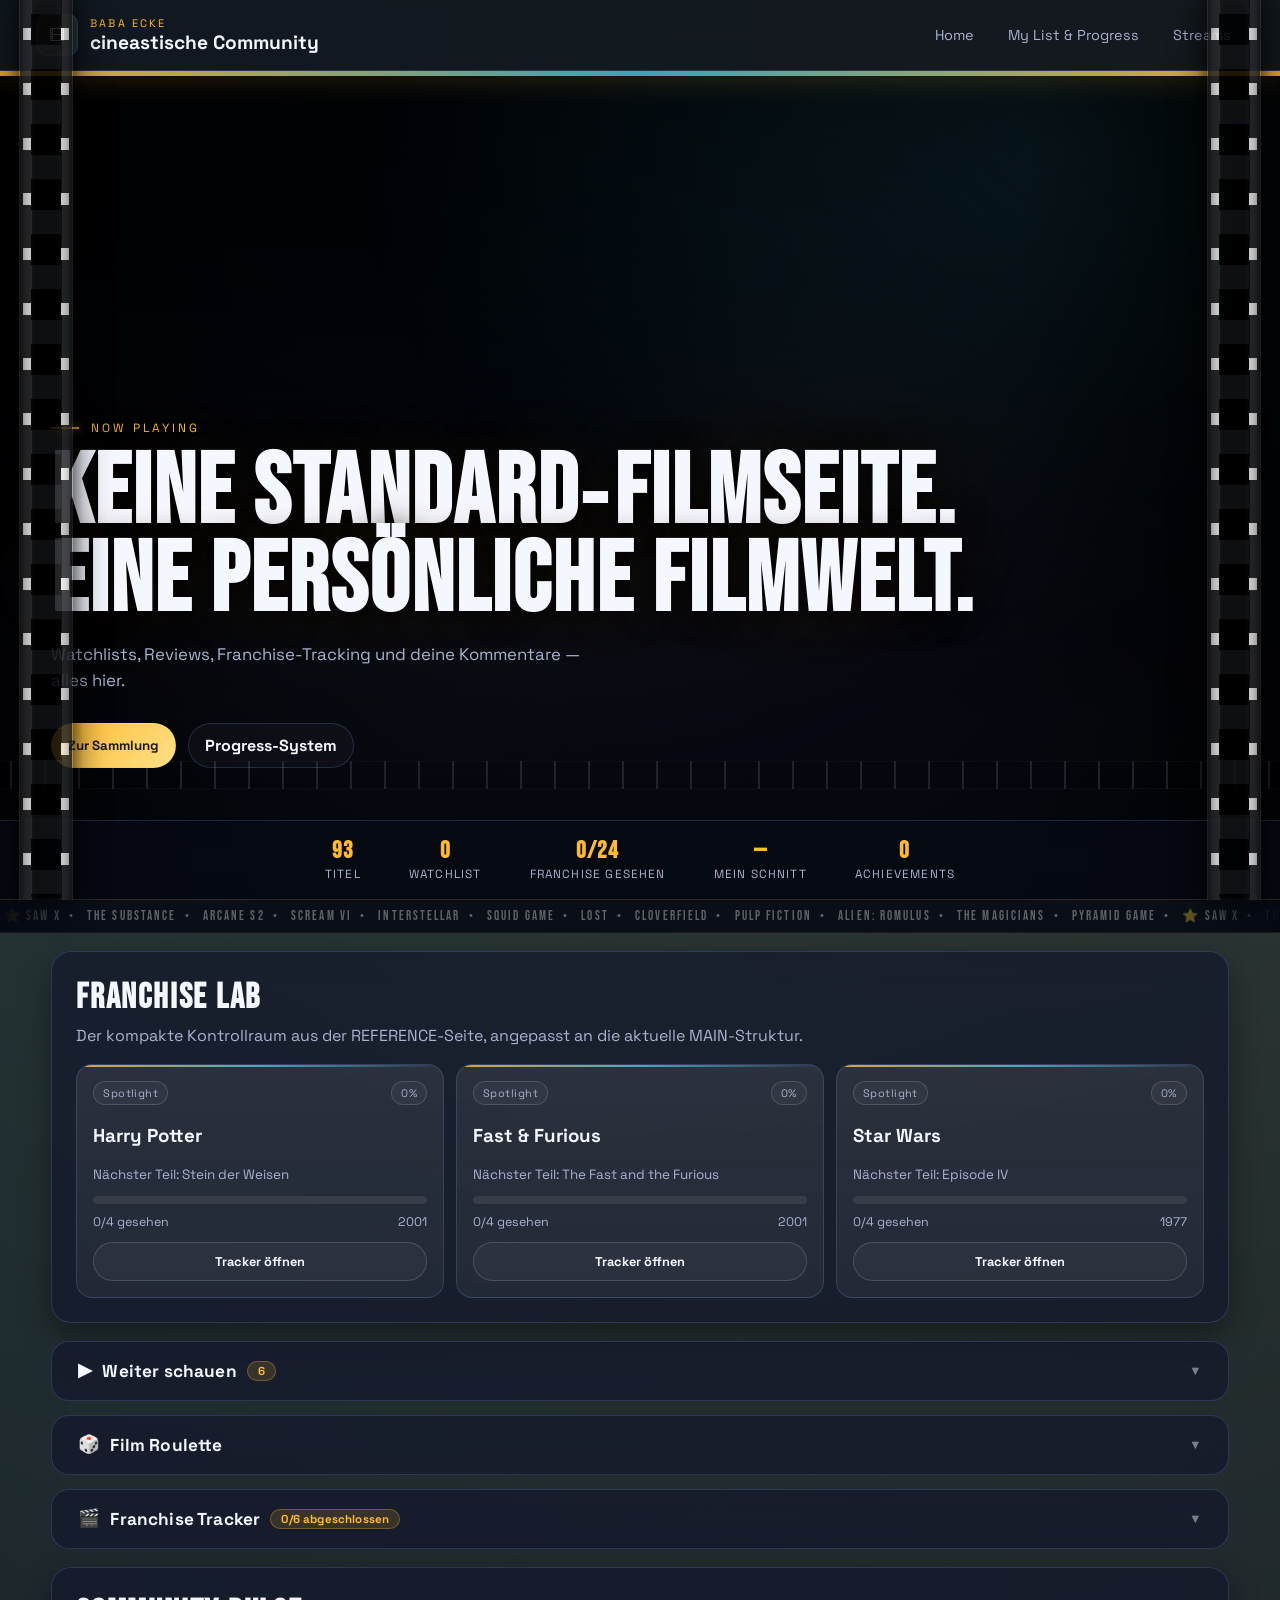
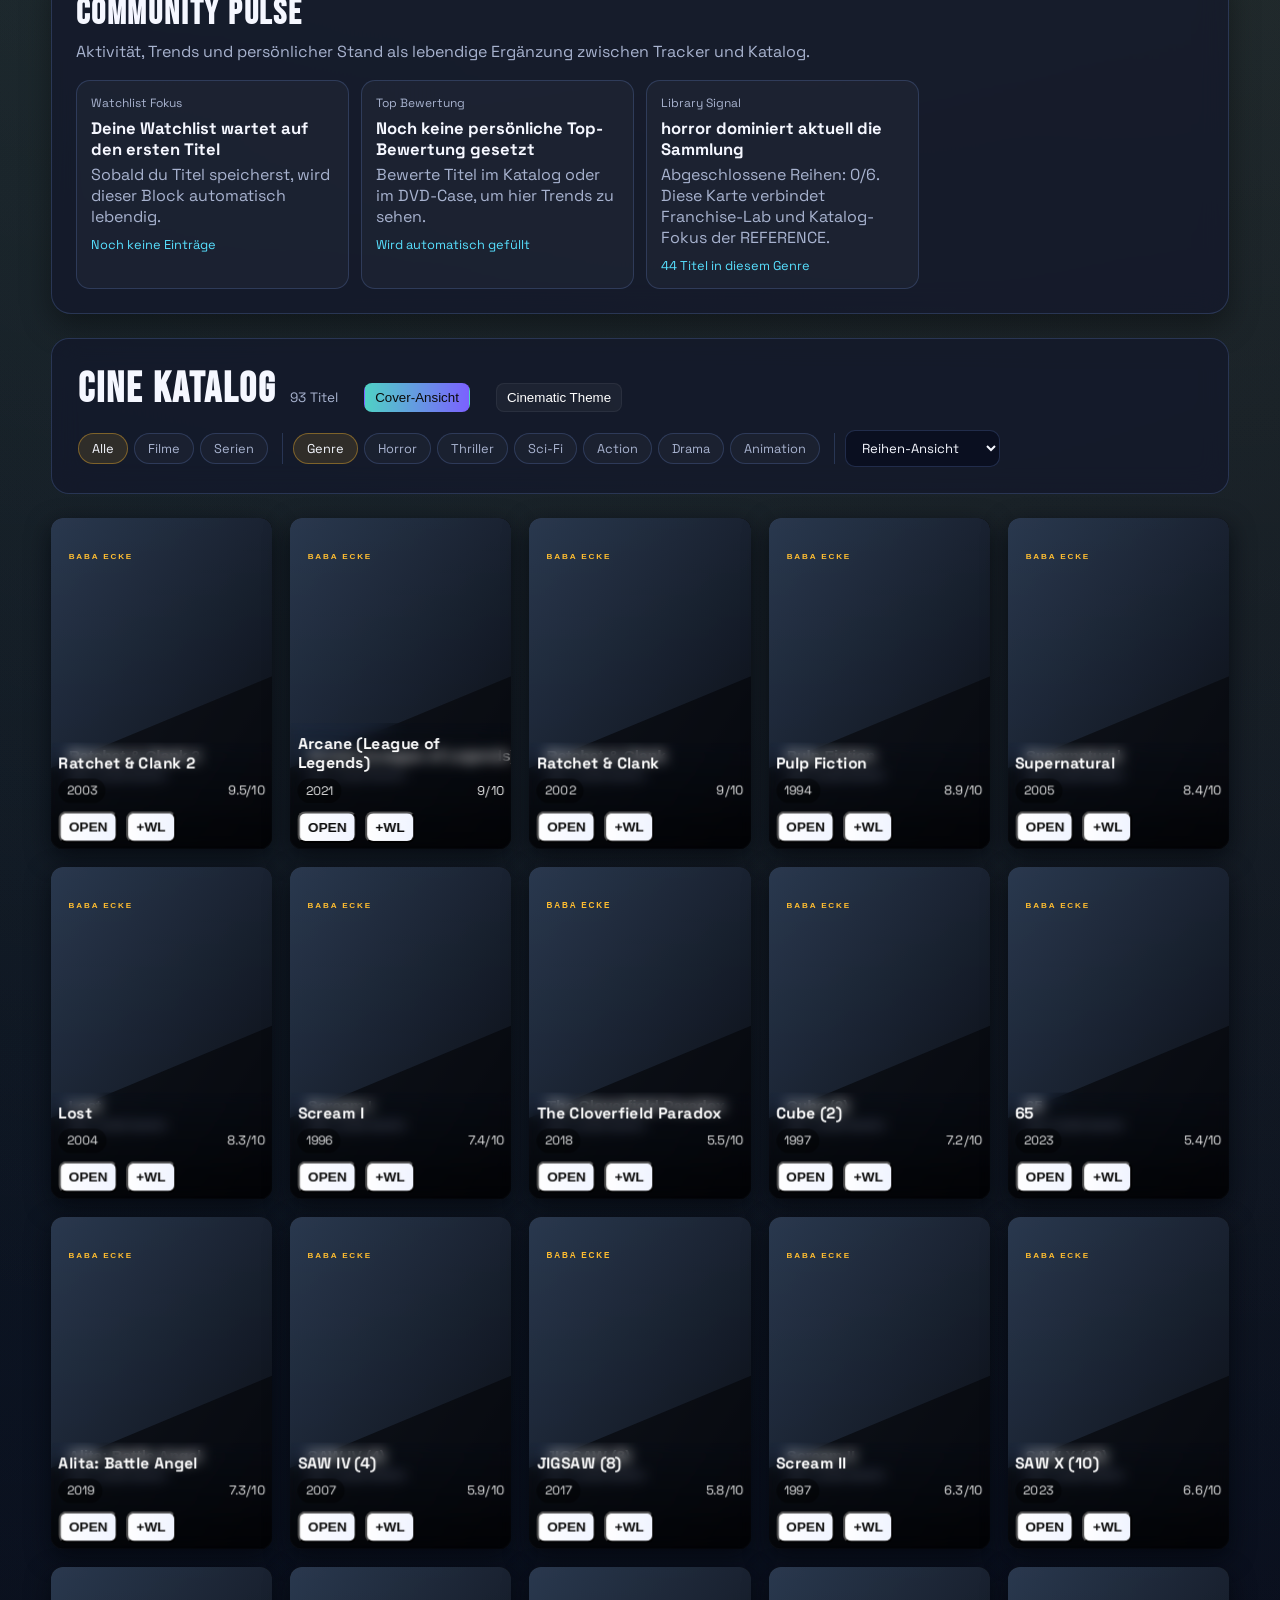
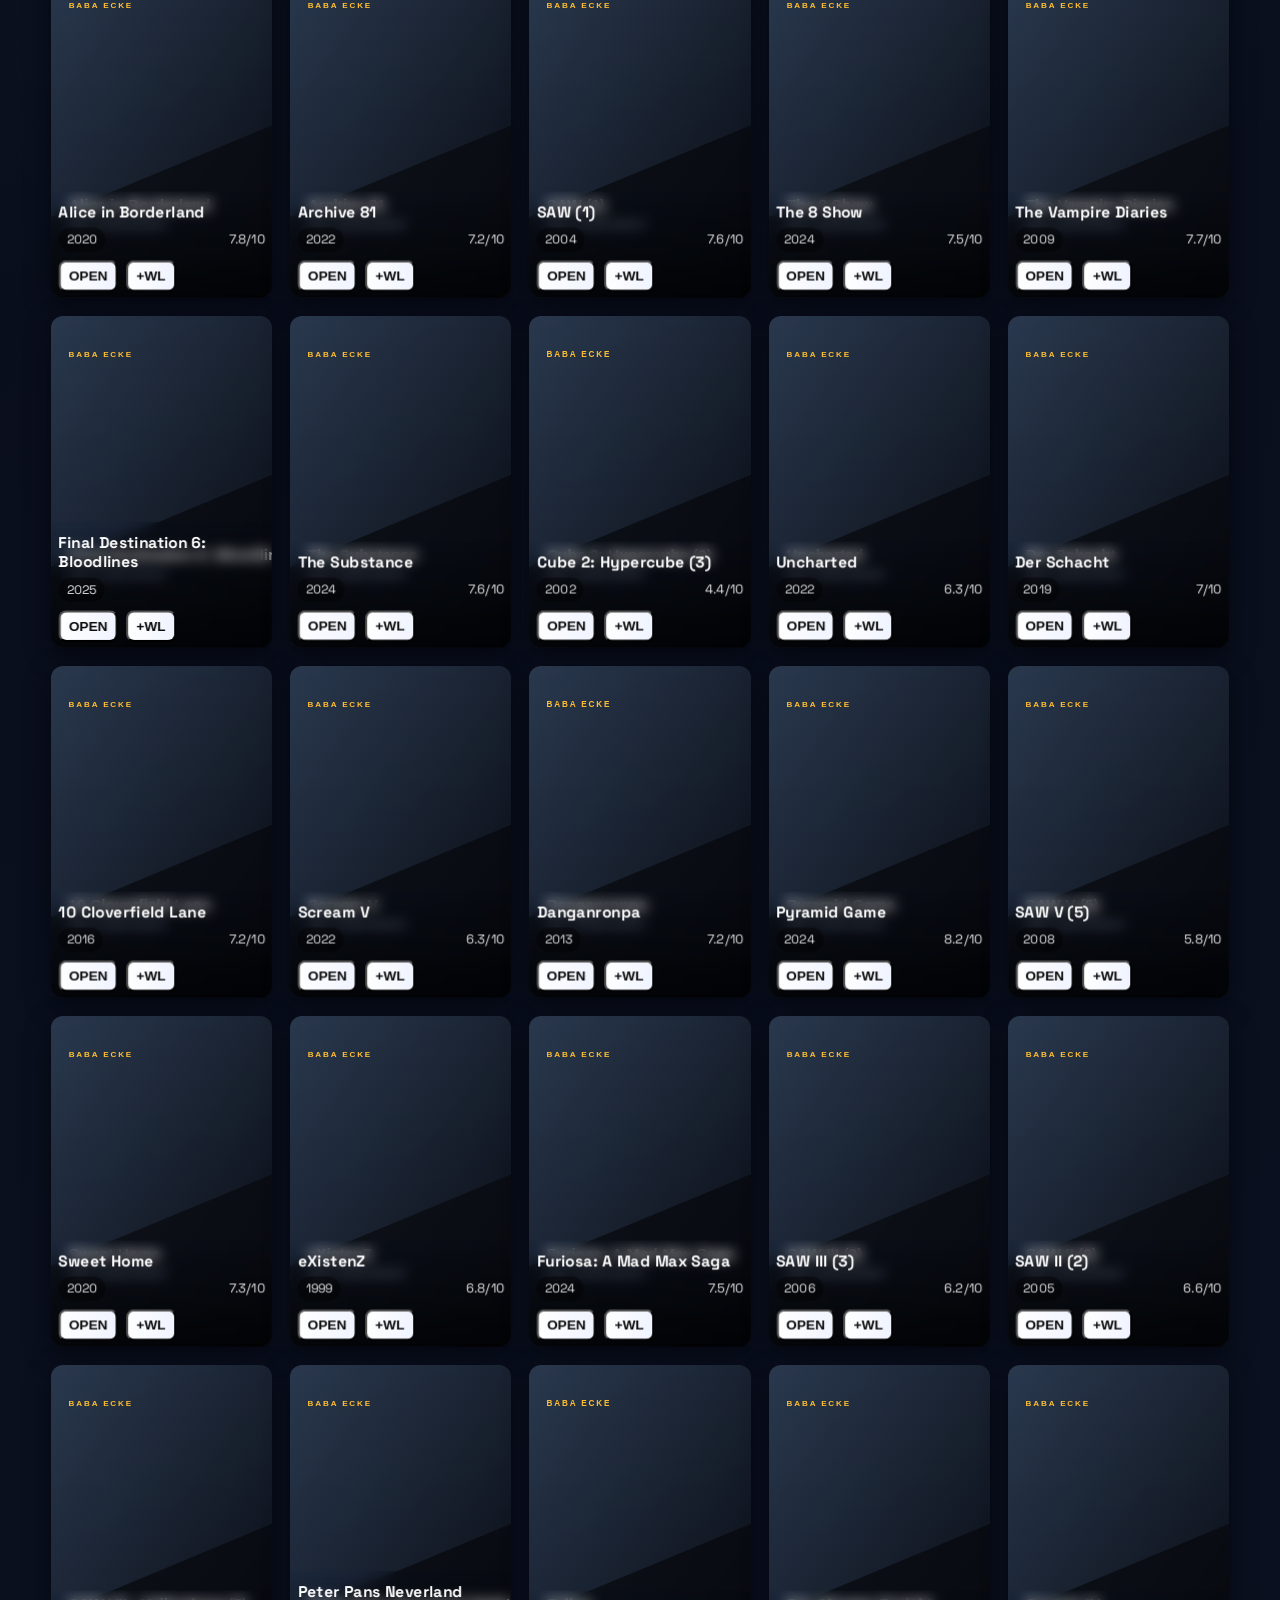
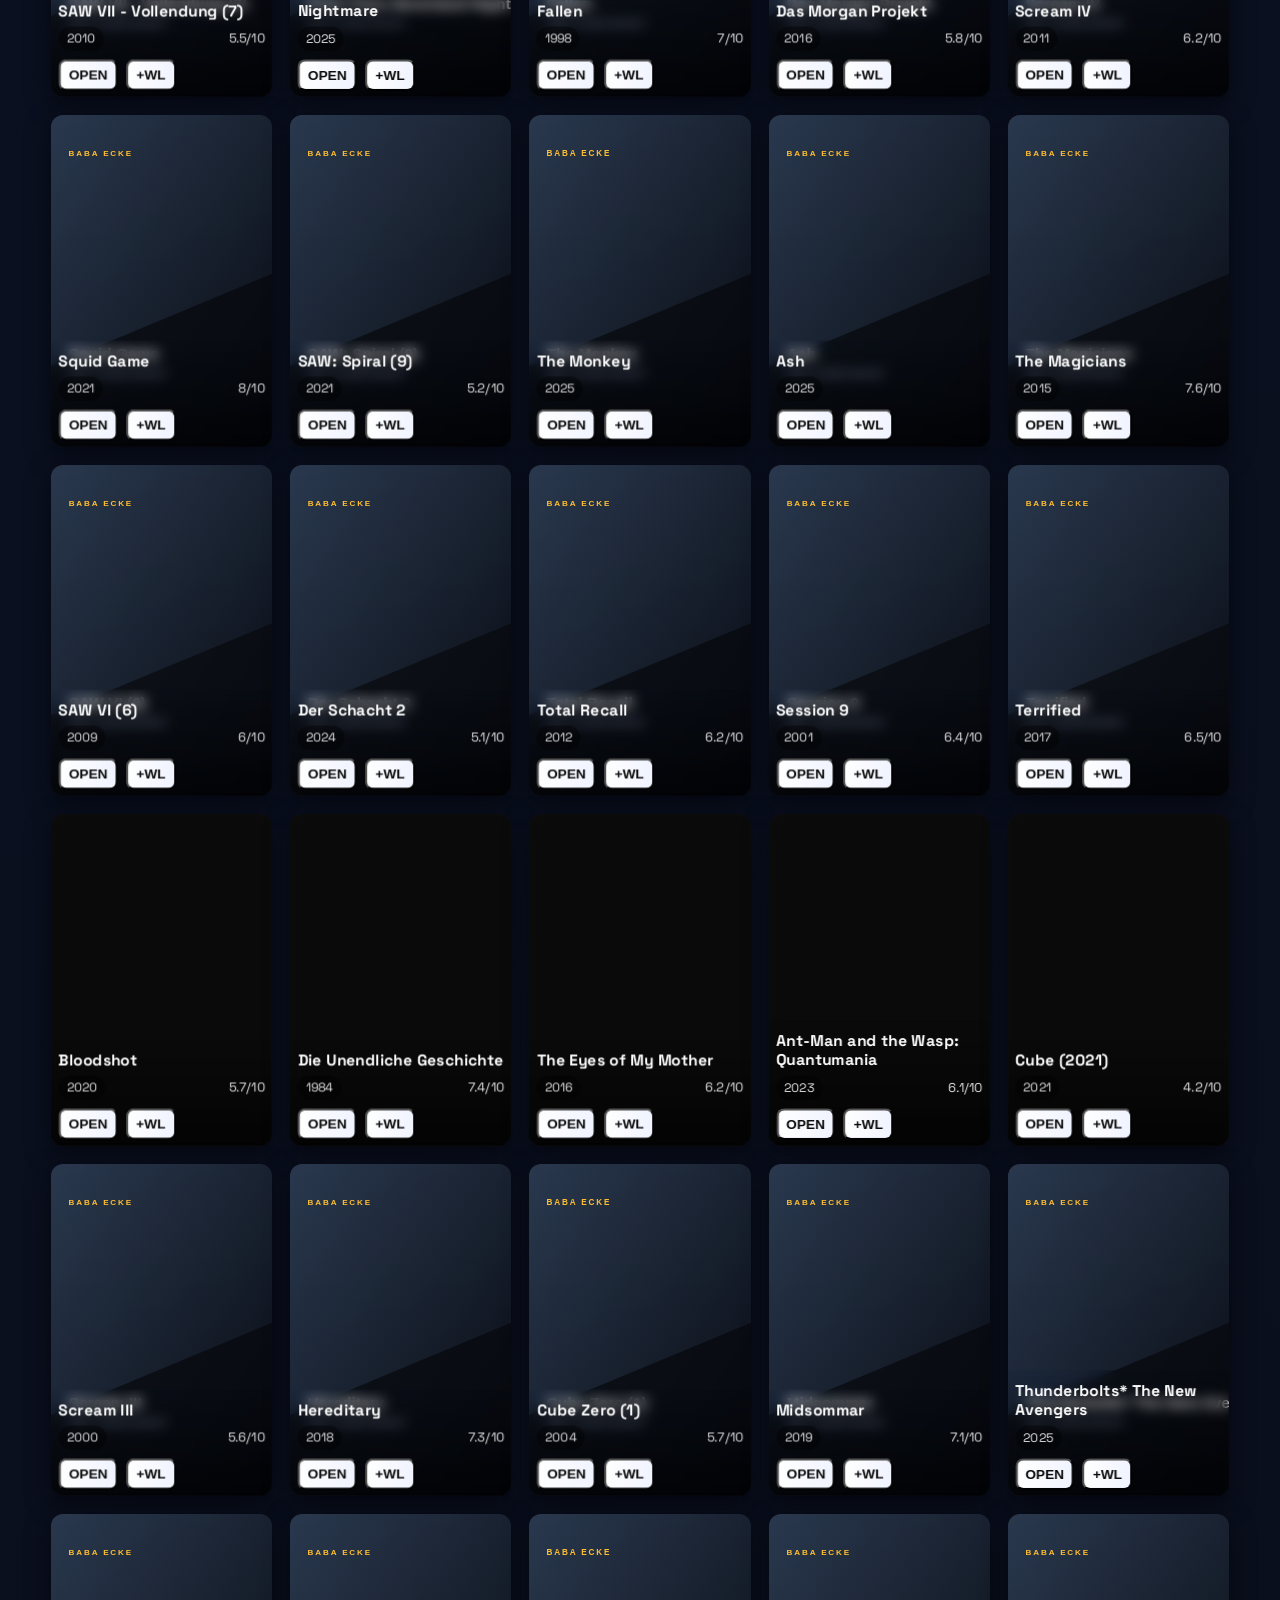
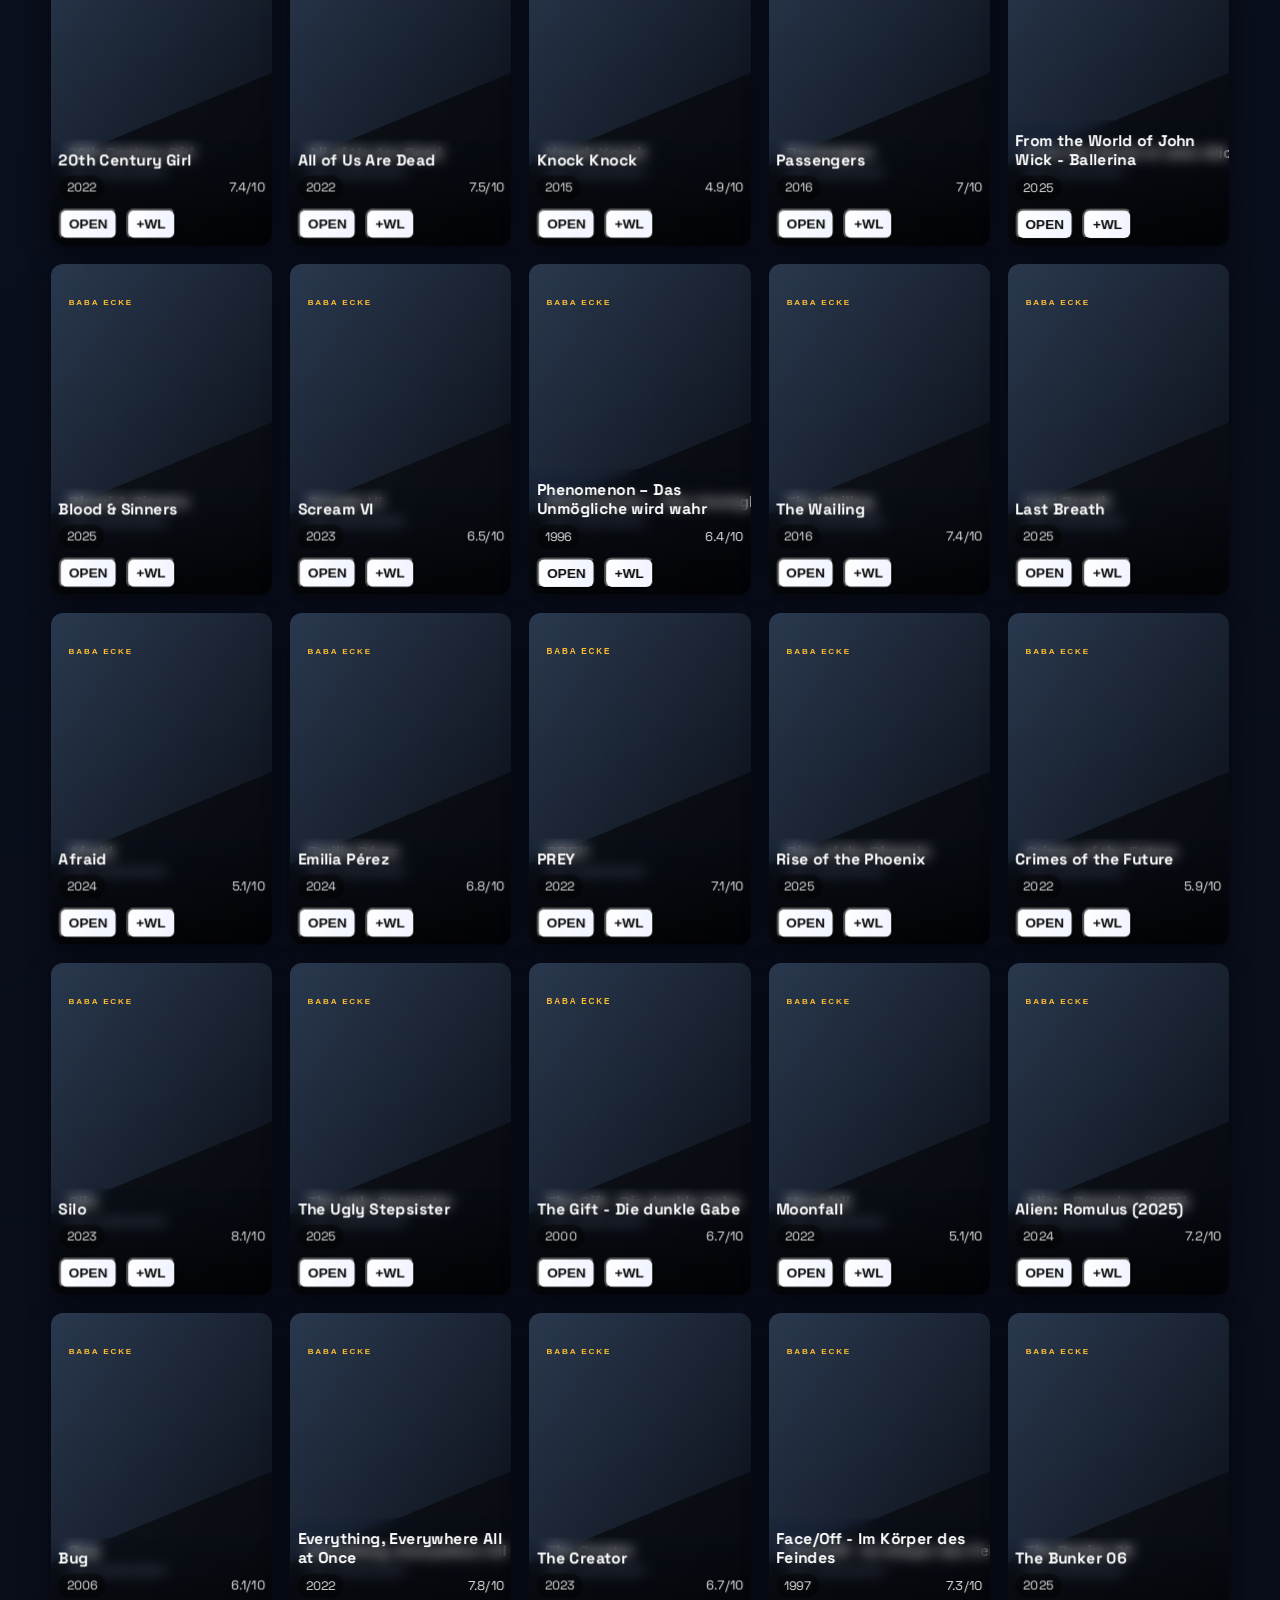
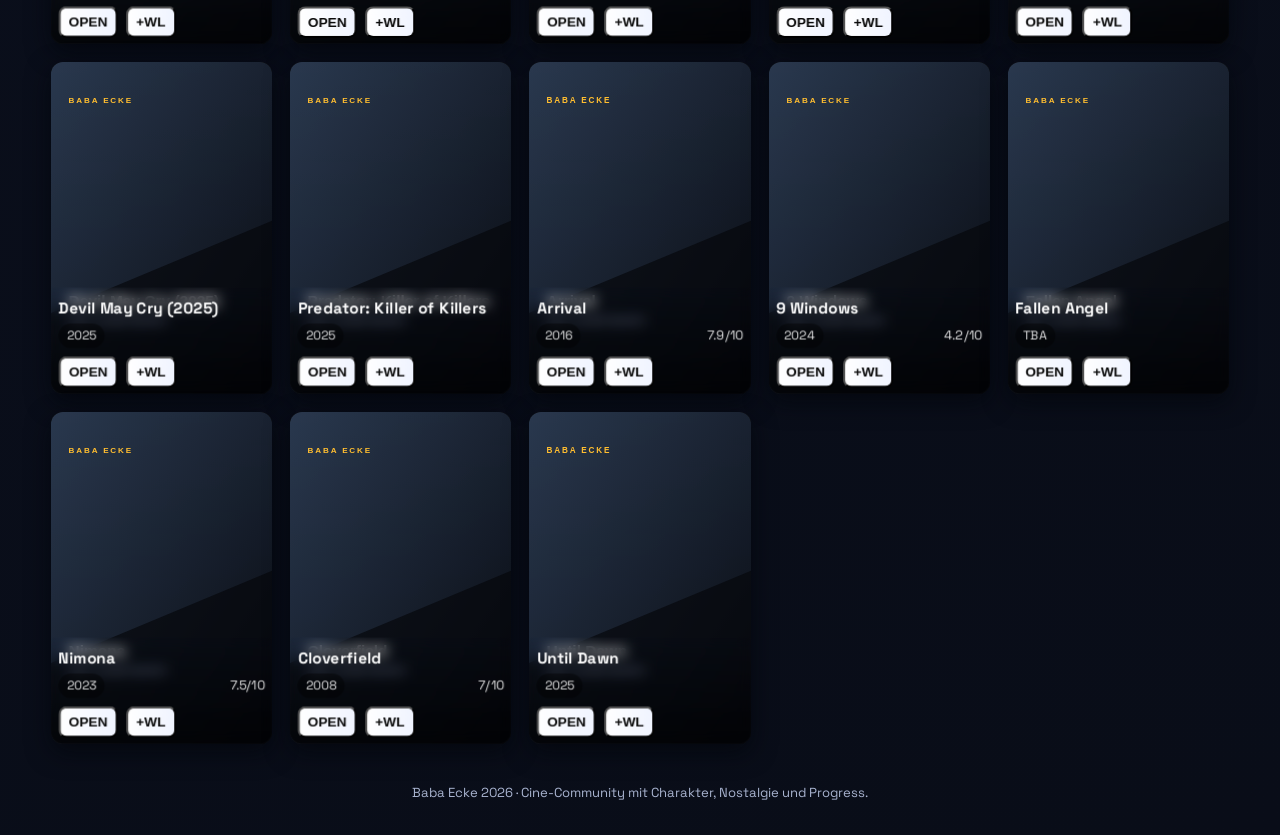
<file: index.html>
﻿<!DOCTYPE html>
<html lang="de">
<head>
    <meta charset="UTF-8">
    <meta name="viewport" content="width=device-width, initial-scale=1.0">
    <title>Baba Ecke | Cine Community</title>
    <meta name="description" content="Baba Ecke — Deine cineastische Community: Watchlists, Reviews, Franchise-Tracker und persönliche Filmwelten.">
    <meta name="theme-color" content="#0b0b0b">
    <link rel="canonical" href="index.html">
    <link rel="icon" type="image/png" href="c/favicon.png">
    <meta property="og:title" content="Baba Ecke | Cine Community">
    <meta property="og:description" content="Deine cineastische Community: Watchlists, Reviews und Franchise-Tracking.">
    <meta property="og:type" content="website">
    <meta property="og:url" content="index.html">
    <link rel="preconnect" href="https://fonts.googleapis.com">
    <link rel="preconnect" href="https://fonts.gstatic.com" crossorigin>
    <link href="https://fonts.googleapis.com/css2?family=Bebas+Neue&family=Space+Grotesk:wght@400;500;700&display=swap" rel="stylesheet">
    <link rel="stylesheet" href="styles.css">
    <style>
    :root{
        --cover-accent-1: #4fd1c5;
        --cover-accent-2: #7b61ff;
        --cover-cta-bg1: #ffffff;
        --cover-cta-bg2: #f0f4ff;
        --cover-card-bg: #0b0b0b;
        --cover-shadow: rgba(3,6,12,0.7);
    }
    [data-theme="cinematic"]{
        --cover-accent-1: #ff6b6b;
        --cover-accent-2: #ff9a6b;
    }
    /* Cover-View: modern, layered, interactive */
    .cover-toggle { margin-left: 12px; padding:6px 10px; border-radius:8px; background:rgba(255,255,255,0.04); color:#fff; border:1px solid rgba(255,255,255,0.06); cursor:pointer }
    .cover-toggle.active { background:linear-gradient(90deg,var(--cover-accent-1),var(--cover-accent-2)); color:#0b0b0b; border-color:transparent }
    .catalog-cover-host { margin-top:18px; }
    .cover-grid { display:grid; grid-template-columns: repeat(auto-fill, minmax(178px, 1fr)); gap:18px; align-items:stretch; }
    .cover-card { position:relative; aspect-ratio:2 / 3; min-width:0; perspective:1200px; border-radius:12px; overflow:hidden; background:var(--cover-card-bg); box-shadow: 0 8px 24px var(--cover-shadow); transform-style:preserve-3d; transition:transform .22s ease, box-shadow .22s ease; }
    .cover-media { position:absolute; inset:0; background-size:cover; background-position:center; filter:contrast(.95) saturate(1.05); transform-origin:center; transition:transform .35s cubic-bezier(.2,.8,.25,1); background-color:var(--cover-card-bg) }
    .cover-media.lazy { background-image: none; filter: blur(6px) saturate(.8) brightness(.8); }
    .cover-media.loaded { filter: none; transition:filter .4s ease, transform .35s cubic-bezier(.2,.8,.25,1) }
    .cover-media.failed { background: radial-gradient(circle at 30% 20%, rgba(255,186,45,.18), transparent 34%), linear-gradient(145deg, #20283a, #080b13 72%); filter: none; }
    .cover-media.failed::after { content: 'COVER UNAVAILABLE'; position: absolute; inset: auto 12px 78px; color: rgba(255,255,255,.42); font-size: .62rem; font-weight: 700; letter-spacing: .12em; }
    .cover-gloss { position:absolute; inset:0; pointer-events:none; background:linear-gradient(180deg, rgba(255,255,255,0.06), rgba(255,255,255,0)); mix-blend-mode:overlay }
    .cover-info { position:absolute; left:0; right:0; bottom:0; padding:10px; color:#fff; backdrop-filter: blur(6px) saturate(1.2); background:linear-gradient(180deg, rgba(0,0,0,0), rgba(0,0,0,0.6)); transform:translateZ(30px); }
    .cover-title { font-weight:700; font-size:0.95rem; letter-spacing:0.2px }
    .cover-meta { font-size:0.78rem; opacity:0.9; margin-top:6px; display:flex; justify-content:space-between; align-items:center }
    .cover-badge { background:rgba(0,0,0,0.45); padding:4px 8px; border-radius:999px; font-size:0.75rem }
    .cover-card:focus-within, .cover-card:hover { transform:translateY(-6px) rotateX(4deg); box-shadow:0 18px 48px rgba(2,6,20,0.85) }
    .cover-card:focus-within .cover-media, .cover-card:hover .cover-media { transform:scale(1.04) translateZ(20px) }
    .cover-actions { margin-top:8px; display:flex; gap:8px }
    .cover-cta { background:linear-gradient(90deg,var(--cover-cta-bg1),var(--cover-cta-bg2)); color:#0b0b0b; border-radius:8px; padding:6px 8px; font-weight:700; cursor:pointer }
    @media (min-width:1100px) { .cover-grid { grid-template-columns: repeat(auto-fill, minmax(190px, 1fr)); } }
    @media (max-width:600px) { .cover-grid { grid-template-columns: repeat(2, minmax(0, 1fr)); gap:12px; } .cover-card { border-radius:10px; } }
    .hidden { display:none !important }
    </style>
</head>
<body>
    <div id="introCurtain" class="intro-curtain" aria-hidden="true">
        <div class="intro-reel">Loading Projection</div>
    </div>
    <noscript>
        <div class="no-js-warning" role="alert">Diese Seite funktioniert besser mit aktiviertem JavaScript. Bitte aktivieren Sie JavaScript in Ihrem Browser.</div>
    </noscript>
    <div class="noise-layer" aria-hidden="true"></div>
    <div class="scanline-layer" aria-hidden="true"></div>

    <header class="topbar">
        <div class="brand-wrap">
            <span class="brand-icon">&#127902;</span>
            <div>
                <p class="brand-kicker">BABA ECKE</p>
                <h1 class="brand-title">cineastische Community</h1>
            </div>
        </div>
        <nav class="topnav">
            <a href="index.html">Home</a>
            <a href="mylist.html">My List &amp; Progress</a>
            <a href="stream.html">Streams</a>
        </nav>
    </header>

    <!-- CINEMATIC HERO -->
    <section class="cine-hero" id="cineHero">
        <div class="hero-layer-bg" id="heroLayerBg"></div>
        <div class="hero-layer-mid" id="heroLayerMid"></div>
        <div class="hero-fog"></div>
        <div class="hero-filmstrip" aria-hidden="true"></div>
        <div class="hero-film-reel hero-film-reel-left" aria-hidden="true"><span></span></div>
        <div class="hero-film-reel hero-film-reel-right" aria-hidden="true"><span></span></div>
        <div class="hero-vignette"></div>
        <div class="hero-content">
            <p class="hero-eyebrow">NOW PLAYING</p>
            <h2 class="hero-headline">Keine Standard&#8209;Filmseite.<br>Eine persönliche Filmwelt.</h2>
            <p class="hero-sub">Watchlists, Reviews, Franchise&#8209;Tracking und deine Kommentare — alles hier.</p>
            <div class="hero-actions">
                <button class="btn btn-primary" id="scrollToCatalog" type="button" aria-controls="catalogSection">Zur Sammlung</button>
                <a class="btn btn-ghost" href="mylist.html">Progress&#8209;System</a>
            </div>
        </div>
        <div class="hero-stats-bar" id="quickStats" role="status" aria-live="polite"></div>
    </section>

    <main>

        <!-- CINEMA TICKER — scrolling film titles -->
        <div class="cine-ticker" aria-hidden="true">
            <div class="cine-ticker-track" id="cineTicker">
                <span>&#11088; SAW X &nbsp;&bull;&nbsp;</span>
                <span>THE SUBSTANCE &nbsp;&bull;&nbsp;</span>
                <span>ARCANE S2 &nbsp;&bull;&nbsp;</span>
                <span>SCREAM VI &nbsp;&bull;&nbsp;</span>
                <span>INTERSTELLAR &nbsp;&bull;&nbsp;</span>
                <span>SQUID GAME &nbsp;&bull;&nbsp;</span>
                <span>LOST &nbsp;&bull;&nbsp;</span>
                <span>CLOVERFIELD &nbsp;&bull;&nbsp;</span>
                <span>PULP FICTION &nbsp;&bull;&nbsp;</span>
                <span>ALIEN: ROMULUS &nbsp;&bull;&nbsp;</span>
                <span>THE MAGICIANS &nbsp;&bull;&nbsp;</span>
                <span>PYRAMID GAME &nbsp;&bull;&nbsp;</span>
                <span>&#11088; SAW X &nbsp;&bull;&nbsp;</span>
                <span>THE SUBSTANCE &nbsp;&bull;&nbsp;</span>
                <span>ARCANE S2 &nbsp;&bull;&nbsp;</span>
                <span>SCREAM VI &nbsp;&bull;&nbsp;</span>
                <span>INTERSTELLAR &nbsp;&bull;&nbsp;</span>
                <span>SQUID GAME &nbsp;&bull;&nbsp;</span>
                <span>LOST &nbsp;&bull;&nbsp;</span>
                <span>CLOVERFIELD &nbsp;&bull;&nbsp;</span>
            </div>
        </div>

        <section class="section-block franchise-lab-panel" id="franchise-lab">
            <div class="section-head">
                <h2>Franchise Lab</h2>
                <p>Der kompakte Kontrollraum aus der REFERENCE-Seite, angepasst an die aktuelle MAIN-Struktur.</p>
            </div>
            <div class="franchise-lab-grid" id="franchiseLabGrid"></div>
        </section>

        <!-- WEITER SCHAUEN — Accordion -->
        <section class="accordion-section" id="continueSection">
            <button id="continueToggle" class="section-toggle-btn" type="button" data-target="continuePanel" aria-controls="continuePanel" aria-expanded="false">
                <span class="toggle-label">
                    <span class="toggle-icon-glyph">&#9654;</span>
                    <span>Weiter schauen</span>
                    <span class="toggle-badge" id="continueCount"></span>
                </span>
                <span class="toggle-chevron">&#9660;</span>
            </button>
            <div class="section-drawer" id="continuePanel" role="region" aria-labelledby="continueToggle" aria-hidden="true">
                <div class="drawer-inner">
                    <div class="continue-grid" id="continueWatching"></div>
                </div>
            </div>
        </section>

        <!-- FILM ROULETTE — Accordion -->
        <section class="accordion-section" id="rouletteSection">
            <button id="rouletteToggle" class="section-toggle-btn" type="button" data-target="roulettePanel" aria-controls="roulettePanel" aria-expanded="false">
                <span class="toggle-label">
                    <span class="toggle-icon-glyph">&#127922;</span>
                    <span>Film Roulette</span>
                </span>
                <span class="toggle-chevron">&#9660;</span>
            </button>
            <div class="section-drawer" id="roulettePanel" role="region" aria-labelledby="rouletteToggle" aria-hidden="true">
                <div class="drawer-inner">
                    <p class="drawer-lead">Filter setzen und zufälligen Film oder Serie ziehen.</p>
                    <div class="roulette-controls">
                        <select id="typeFilter" aria-label="Typ-Filter">
                            <option value="all">Alles</option>
                            <option value="movie">Nur Filme</option>
                            <option value="series">Nur Serien</option>
                        </select>
                        <select id="genreFilter" aria-label="Genre-Filter">
                            <option value="all">Alle Genres</option>
                            <option value="horror">Horror</option>
                            <option value="thriller">Thriller</option>
                            <option value="action">Action</option>
                            <option value="drama">Drama</option>
                            <option value="sci-fi">Sci-Fi</option>
                            <option value="animation">Animation</option>
                            <option value="fantasy">Fantasy</option>
                            <option value="crime">Crime</option>
                        </select>
                        <select id="watchlistFilter" aria-label="Watchlist-Filter">
                            <option value="all">Watchlist + Katalog</option>
                            <option value="watchlist">Nur Watchlist</option>
                            <option value="not-watchlist">Nicht in Watchlist</option>
                        </select>
                        <button class="btn btn-primary" id="randomFilmBtn" type="button">Spin &#127922;</button>
                    </div>
                    <div class="roulette-result" id="randomFilmResult">
                        <p class="result-placeholder">Warte auf den ersten Spin…</p>
                    </div>
                </div>
            </div>
        </section>

        <!-- FRANCHISE TRACKER — Accordion -->
        <section class="accordion-section" id="franchiseSection">
            <button id="franchiseToggle" class="section-toggle-btn" type="button" data-target="franchisePanel" aria-controls="franchisePanel" aria-expanded="false">
                <span class="toggle-label">
                    <span class="toggle-icon-glyph">&#127916;</span>
                    <span>Franchise Tracker</span>
                    <span class="toggle-badge" id="franchiseBadge"></span>
                </span>
                <span class="toggle-chevron">&#9660;</span>
            </button>
            <div class="section-drawer" id="franchisePanel" role="region" aria-labelledby="franchiseToggle" aria-hidden="true">
                <div class="drawer-inner">
                    <div class="franchise-grid" id="franchiseGrid"></div>
                </div>
            </div>
        </section>

        <section class="section-block community-pulse-panel" id="community-pulse">
            <div class="section-head">
                <h2>Community Pulse</h2>
                <p>Aktivität, Trends und persönlicher Stand als lebendige Ergänzung zwischen Tracker und Katalog.</p>
            </div>
            <div class="community-grid" id="communityPulseGrid"></div>
        </section>

        <!-- CINE KATALOG — Shelf View -->
        <section class="catalog-section" id="catalogSection">
            <div class="catalog-header">
                <div class="catalog-title-row">
                    <h2 class="catalog-title">Cine Katalog</h2>
                    <span class="catalog-count" id="catalogCount"></span>
                    <button id="coverToggleBtn" class="cover-toggle active" type="button" aria-pressed="true">Cover‑Ansicht</button>
                    <button id="themeToggleBtn" class="cover-toggle" type="button" aria-pressed="false">Cinematic Theme</button>
                </div>
                <div class="catalog-filter-bar">
                    <div class="filter-group">
                        <button class="filter-chip active" type="button" data-filter-type="all">Alle</button>
                        <button class="filter-chip" type="button" data-filter-type="movie">Filme</button>
                        <button class="filter-chip" type="button" data-filter-type="series">Serien</button>
                    </div>
                    <div class="filter-group">
                        <button class="filter-chip active" type="button" data-filter-genre="all">Genre</button>
                        <button class="filter-chip" type="button" data-filter-genre="horror">Horror</button>
                        <button class="filter-chip" type="button" data-filter-genre="thriller">Thriller</button>
                        <button class="filter-chip" type="button" data-filter-genre="sci-fi">Sci-Fi</button>
                        <button class="filter-chip" type="button" data-filter-genre="action">Action</button>
                        <button class="filter-chip" type="button" data-filter-genre="drama">Drama</button>
                        <button class="filter-chip" type="button" data-filter-genre="animation">Animation</button>
                    </div>
                    <div class="filter-group">
                        <select class="catalog-sort-select" id="catalogSort">
                            <option value="default">Reihen-Ansicht</option>
                            <option value="rating-desc">Bewertung &#8595;</option>
                            <option value="rating-asc">Bewertung &#8593;</option>
                            <option value="year-desc">Neu &#8594; Alt</option>
                            <option value="year-asc">Alt &#8594; Neu</option>
                            <option value="watchlist">Meine Watchlist</option>
                            <option value="rated">Von mir bewertet</option>
                        </select>
                    </div>
                </div>
            </div>
            <div id="catalogCover" class="catalog-cover-host">
                <div id="catalogCoverGrid" class="cover-grid"></div>
            </div>
            <div id="catalogShelf" class="catalog-shelf-host hidden"></div>
        </section>

    </main>

    <footer class="site-footer">
        <p>Baba Ecke 2026 &middot; Cine-Community mit Charakter, Nostalgie und Progress.</p>
    </footer>

    <script src="script.js" defer></script>
</body>
</html>
</file>
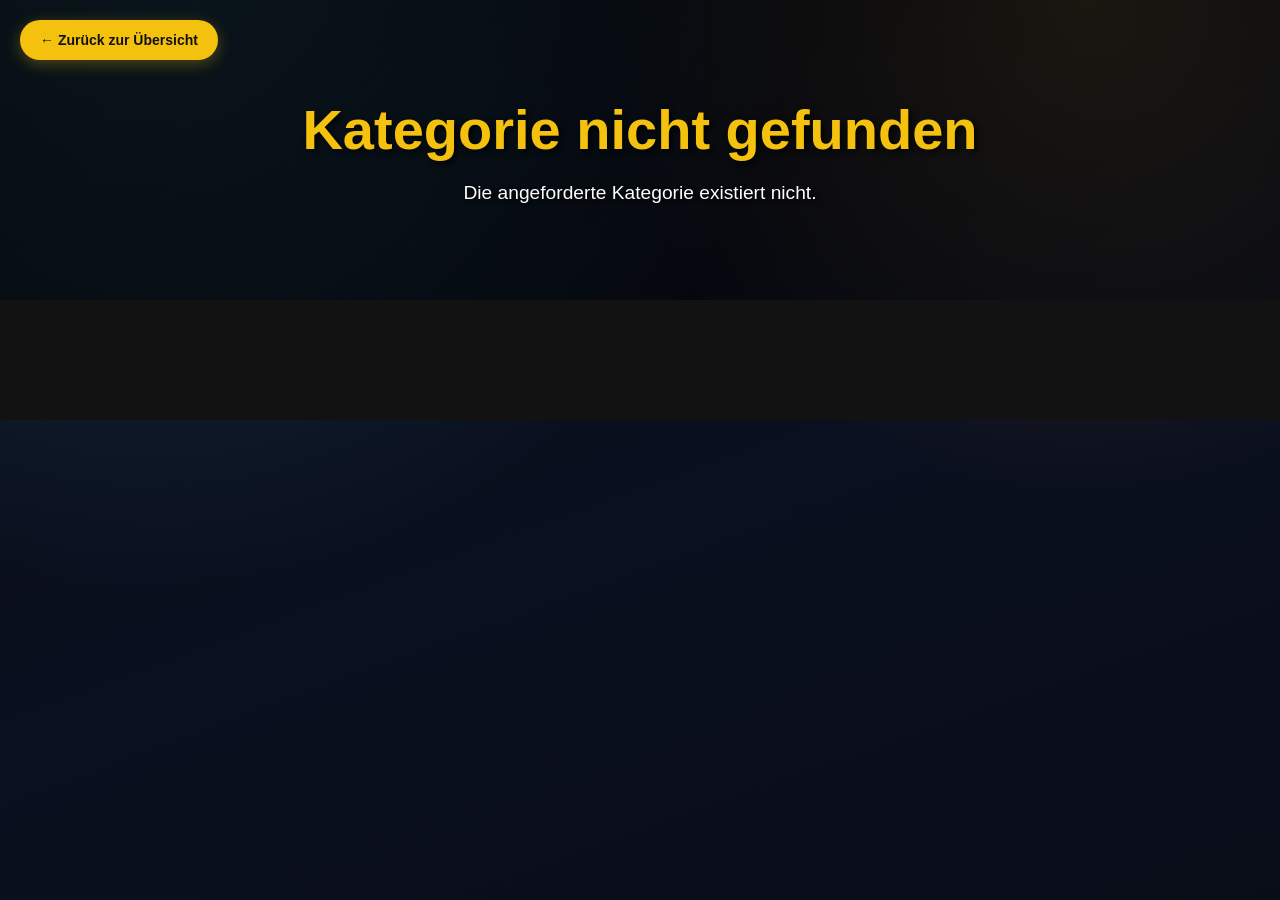
<file: category.html>
<!DOCTYPE html>
<html lang="en">
<head>
    <meta charset="UTF-8">
    <meta name="viewport" content="width=device-width, initial-scale=1.0">
    <title>Kategorie - Film Streaming</title>
    <link rel="stylesheet" href="styles.css">
    <style>
        .category-hero {
            background-size: cover;
            background-position: center;
            background-attachment: fixed;
            padding: 80px 20px;
            text-align: center;
            position: relative;
            min-height: 300px;
            display: flex;
            align-items: center;
            justify-content: center;
        }

        .category-hero::before {
            content: '';
            position: absolute;
            top: 0;
            left: 0;
            right: 0;
            bottom: 0;
            background: linear-gradient(135deg, rgba(0, 0, 0, 0.6), rgba(0, 0, 0, 0.4));
        }

        .category-hero-content {
            position: relative;
            z-index: 2;
        }

        .category-hero h1 {
            font-size: 3.5rem;
            margin: 0 0 20px 0;
            color: #f4c10f;
            text-shadow: 3px 3px 6px rgba(0, 0, 0, 0.8);
        }

        .category-hero p {
            font-size: 1.2rem;
            color: #ffffff;
            text-shadow: 2px 2px 4px rgba(0, 0, 0, 0.8);
            max-width: 600px;
            margin: 0 auto;
        }

        .back-button {
            position: fixed;
            top: 20px;
            left: 20px;
            background: #f4c10f;
            color: #121212;
            border: none;
            padding: 12px 20px;
            border-radius: 25px;
            cursor: pointer;
            font-size: 14px;
            font-weight: bold;
            z-index: 1000;
            transition: all 0.3s ease;
            box-shadow: 0 4px 15px rgba(244, 193, 15, 0.3);
        }

        .back-button:hover {
            background: #e0b509;
            transform: translateY(-2px);
            box-shadow: 0 6px 20px rgba(244, 193, 15, 0.4);
        }

        .category-movies {
            padding: 40px 0;
            background-color: #121212;
        }

        .movies-grid {
            display: grid;
            grid-template-columns: repeat(auto-fit, minmax(250px, 1fr));
            gap: 20px;
            padding: 20px;
            max-width: 1400px;
            margin: 0 auto;
        }

        .movie-card-category {
            background-color: #1f1f1f;
            border-radius: 12px;
            overflow: hidden;
            box-shadow: 0 6px 20px rgba(0, 0, 0, 0.6);
            transition: all 0.3s ease;
            cursor: pointer;
        }

        .movie-card-category:hover {
            transform: translateY(-10px) scale(1.02);
            box-shadow: 0 15px 30px rgba(244, 193, 15, 0.2);
        }

        .movie-card-category img {
            width: 100%;
            height: 300px;
            object-fit: cover;
        }

        .movie-card-category .content {
            padding: 20px;
        }

        .movie-card-category .content h3 {
            margin: 0 0 10px 0;
            font-size: 1.3rem;
            color: #f4c10f;
        }

        .movie-card-category .content p {
            margin: 5px 0;
            font-size: 0.9rem;
            line-height: 1.5;
            color: #cccccc;
        }

        .movie-rating {
            display: inline-block;
            background: #f4c10f;
            color: #121212;
            padding: 4px 8px;
            border-radius: 12px;
            font-size: 0.8rem;
            font-weight: bold;
            margin-top: 10px;
        }

        @media (max-width: 768px) {
            .category-hero h1 {
                font-size: 2.5rem;
            }

            .category-hero p {
                font-size: 1rem;
            }

            .movies-grid {
                grid-template-columns: repeat(auto-fit, minmax(200px, 1fr));
                gap: 15px;
                padding: 15px;
            }

            .back-button {
                position: relative;
                margin: 20px;
            }
        }
    </style>
</head>
<body>
    <button class="back-button" onclick="goBack()">← Zurück zur Übersicht</button>
    
    <div class="category-hero" id="categoryHero">
        <div class="category-hero-content">
            <h1 id="categoryTitle">Kategorie wird geladen...</h1>
            <p id="categoryDescription">Beschreibung wird geladen...</p>
        </div>
    </div>

    <div class="category-movies">
        <div class="movies-grid" id="moviesGrid">
            <!-- Movies will be loaded here -->
        </div>
    </div>

    <script>
        // Category database with movies
        const categoryDatabase = {
            'horror': {
                title: 'Horror',
                description: 'Erleben Sie die besten Horrorfilme - von klassischen Thrillern bis zu modernen Schreckensfilmen',
                background: 'https://images.unsplash.com/photo-1520637736862-4d197d17c90a?ixlib=rb-4.0.3&auto=format&fit=crop&w=1920&q=80',
                movies: [
                    {
                        id: 'scream1',
                        title: 'Scream',
                        cover: 'https://i.ebayimg.com/00/s/MTYwMFgxMDI1/z/CBIAAOSwBLlVIuJ8/$_57.JPG?set_id=880000500F',
                        year: '1996',
                        rating: '7.3/10',
                        description: 'Ein maskierter Killer terrorisiert Sidney Prescott und ihre Freunde in diesem Horror-Klassiker.'
                    },
                    {
                        id: 'scream2',
                        title: 'Scream 2',
                        cover: 'https://paramount-media.de/image/get/id/1043/q/85/w/367/h/0/name/cover.jpg',
                        year: '1997',
                        rating: '6.3/10',
                        description: 'Die Fortsetzung des Horror-Hits mit neuen Morden am Windsor College.'
                    },
                    {
                        id: 'scream3',
                        title: 'Scream 3',
                        cover: 'https://m.media-amazon.com/images/I/71Iv91gOENL._AC_UF894,1000_QL80_.jpg',
                        year: '2000',
                        rating: '5.6/10',
                        description: 'Der Ghostface-Killer kehrt zurück und terrorisiert das Hollywood-Set von STAB 3.'
                    },
                    {
                        id: 'scream4',
                        title: 'Scream 4',
                        cover: 'https://m.media-amazon.com/images/I/61nQR9fZltL.jpg',
                        year: '2011',
                        rating: '6.2/10',
                        description: 'Zehn Jahre später kehrt Sidney nach Woodsboro zurück und der Ghostface-Killer schlägt erneut zu.'
                    },
                    {
                        id: 'scream5',
                        title: 'Scream (2022)',
                        cover: 'https://m.media-amazon.com/images/I/81WzNuj6BGL._AC_UF894,1000_QL80_.jpg',
                        year: '2022',
                        rating: '6.3/10',
                        description: 'Eine neue Generation wird von einem neuen Ghostface-Killer ins Visier genommen.'
                    },
                    {
                        id: 'scream6',
                        title: 'Scream VI',
                        cover: 'https://m.media-amazon.com/images/I/71NtLPdYYPL.jpg',
                        year: '2023',
                        rating: '6.5/10',
                        description: 'Die Überlebenden ziehen nach New York, aber die Vergangenheit holt sie ein.'
                    }
                ]
            },
            'action': {
                title: 'Action',
                description: 'Adrenalingeladene Action-Filme mit spektakulären Stunts und packenden Kämpfen',
                background: 'https://images.unsplash.com/photo-1489599735734-79b4169c2a78?ixlib=rb-4.0.3&auto=format&fit=crop&w=1920&q=80',
                movies: [
                    {
                        id: 'john-wick',
                        title: 'John Wick',
                        cover: 'https://media1.jpc.de/image/w1155/front/0/4006680072067.jpg',
                        year: '2014',
                        rating: '7.4/10',
                        description: 'Ein pensionierter Auftragskiller kehrt zurück, um Rache für seinen getöteten Hund zu nehmen.'
                    },
                    {
                        id: 'mad-max',
                        title: 'Mad Max: Fury Road',
                        cover: 'https://de.web.img3.acsta.net/r_1280_720/img/75/fc/75fc90eee42e23be1857be88082dd3db.jpg',
                        year: '2015',
                        rating: '8.1/10',
                        description: 'In einer post-apokalyptischen Welt kämpft Max ums Überleben in der Wüste.'
                    }
                ]
            },
            'comedy': {
                title: 'Comedy',
                description: 'Die besten Komödien für garantierte Lacher und gute Unterhaltung',
                background: 'https://images.unsplash.com/photo-1514525253161-7a46d19cd819?ixlib=rb-4.0.3&auto=format&fit=crop&w=1920&q=80',
                movies: [
                    {
                        id: 'scott-tenorman',
                        title: 'Scott Tenorman Must Die',
                        cover: 'https://img.diverto.tv/sites/default/files/new/image/cover/9/1/b/img-811539225?sgnpyh',
                        year: '2001',
                        rating: '9.5/10',
                        description: 'Cartmans diabolischer Racheplan in dieser legendären South Park-Episode.'
                    },
                    {
                        id: 'cartmanland',
                        title: 'Cartmanland',
                        cover: 'https://cdn.moviepilot.de/files/4ac4e2e1bd9952dc65a34e1633043b2cf8aefcf29ca94af1b259e2fdbc1e/copyright/FGlKDFsXIAQ3KN5.jpeg',
                        year: '2001',
                        rating: '9.2/10',
                        description: 'Cartman kauft seinen eigenen Vergnügungspark in dieser klassischen South Park-Episode.'
                    }
                ]
            },
            'scifi': {
                title: 'Science Fiction',
                description: 'Faszinierende Sci-Fi Welten mit futuristischen Technologien und außergewöhnlichen Geschichten',
                background: 'https://images.unsplash.com/photo-1446776877081-d282a0f896e2?ixlib=rb-4.0.3&auto=format&fit=crop&w=1920&q=80',
                movies: [
                    {
                        id: 'alice-in-borderland',
                        title: 'Alice in Borderland',
                        cover: 'https://images.justwatch.com/poster/302278365/s718/Alice-in-Borderland.jpg',
                        year: '2020',
                        rating: '7.8/10',
                        description: 'Arisu und seine Freunde müssen in einem verlassenen Tokio gefährliche Spiele überleben.'
                    },
                    {
                        id: 'blade-runner',
                        title: 'Blade Runner 2049',
                        cover: 'https://m.media-amazon.com/images/I/71qKQlFhpOL._AC_UF894,1000_QL80_.jpg',
                        year: '2017',
                        rating: '8.0/10',
                        description: 'Ein junger Blade Runner entdeckt ein Geheimnis, das die Gesellschaft ins Chaos stürzen könnte.'
                    }
                ]
            },
            'drama': {
                title: 'Drama',
                description: 'Emotionale und tiefgreifende Dramen, die das menschliche Leben in all seinen Facetten zeigen',
                background: 'https://images.unsplash.com/photo-1489599735734-79b4169c2a78?ixlib=rb-4.0.3&auto=format&fit=crop&w=1920&q=80',
                movies: [
                    {
                        id: 'shawshank',
                        title: 'The Shawshank Redemption',
                        cover: 'https://m.media-amazon.com/images/I/71715eBi1sL._AC_UF894,1000_QL80_.jpg',
                        year: '1994',
                        rating: '9.3/10',
                        description: 'Die Geschichte einer ungewöhnlichen Freundschaft zwischen zwei Gefangenen.'
                    }
                ]
            },
            'thriller': {
                title: 'Thriller',
                description: 'Spannungsgeladene Thriller, die Sie bis zur letzten Minute in Atem halten',
                background: 'https://images.unsplash.com/photo-1518709268805-4e9042af2176?ixlib=rb-4.0.3&auto=format&fit=crop&w=1920&q=80',
                movies: [
                    {
                        id: 'gone-girl',
                        title: 'Gone Girl',
                        cover: 'https://m.media-amazon.com/images/I/81P4WrY7NFL._AC_UF894,1000_QL80_.jpg',
                        year: '2014',
                        rating: '8.1/10',
                        description: 'Ein Mann wird zum Hauptverdächtigen im Verschwinden seiner Frau.'
                    },
                    {
                        id: 'zodiac',
                        title: 'Zodiac',
                        cover: 'https://m.media-amazon.com/images/I/71VKtmC5SQL._AC_UF894,1000_QL80_.jpg',
                        year: '2007',
                        rating: '7.7/10',
                        description: 'Die obsessive Jagd nach dem berüchtigten Zodiac-Killer in San Francisco.'
                    }
                ]
            }
        };

        // Function to get URL parameters
        function getUrlParameter(name) {
            name = name.replace(/[\[]/, '\\[').replace(/[\]]/, '\\]');
            var regex = new RegExp('[\\?&]' + name + '=([^&#]*)');
            var results = regex.exec(location.search);
            return results === null ? '' : decodeURIComponent(results[1].replace(/\+/g, ' '));
        }

        // Function to load category data
        function loadCategoryData() {
            const categoryId = getUrlParameter('category');
            
            if (!categoryId || !categoryDatabase[categoryId]) {
                document.getElementById('categoryTitle').textContent = 'Kategorie nicht gefunden';
                document.getElementById('categoryDescription').textContent = 'Die angeforderte Kategorie existiert nicht.';
                return;
            }

            const category = categoryDatabase[categoryId];
            
            // Set page title
            document.title = category.title + ' - Film Streaming';
            
            // Set hero section
            document.getElementById('categoryTitle').textContent = category.title;
            document.getElementById('categoryDescription').textContent = category.description;
            document.getElementById('categoryHero').style.backgroundImage = `url('${category.background}')`;
            
            // Load movies
            loadMovies(category.movies);
        }

        // Function to load movies
        function loadMovies(movies) {
            const moviesGrid = document.getElementById('moviesGrid');
            moviesGrid.innerHTML = '';

            movies.forEach((movie, index) => {
                const movieCard = document.createElement('div');
                movieCard.className = 'movie-card-category';
                movieCard.style.animationDelay = `${index * 0.1}s`;
                
                movieCard.innerHTML = `
                    <img src="${movie.cover}" alt="${movie.title}" onerror="this.src='https://via.placeholder.com/300x400/1f1f1f/f4c10f?text=No+Image'">
                    <div class="content">
                        <h3>${movie.title}</h3>
                        <p><strong>Jahr:</strong> ${movie.year}</p>
                        <p>${movie.description}</p>
                        <span class="movie-rating">${movie.rating}</span>
                    </div>
                `;
                
                movieCard.addEventListener('click', () => {
                    window.location.href = `stream.html?id=${movie.id}`;
                });
                
                moviesGrid.appendChild(movieCard);
            });
        }

        // Function to go back
        function goBack() {
            window.location.href = 'index.html';
        }

        // Load category data when page loads
        window.onload = function() {
            loadCategoryData();
        };
    </script>
</body>
</html>
</file>
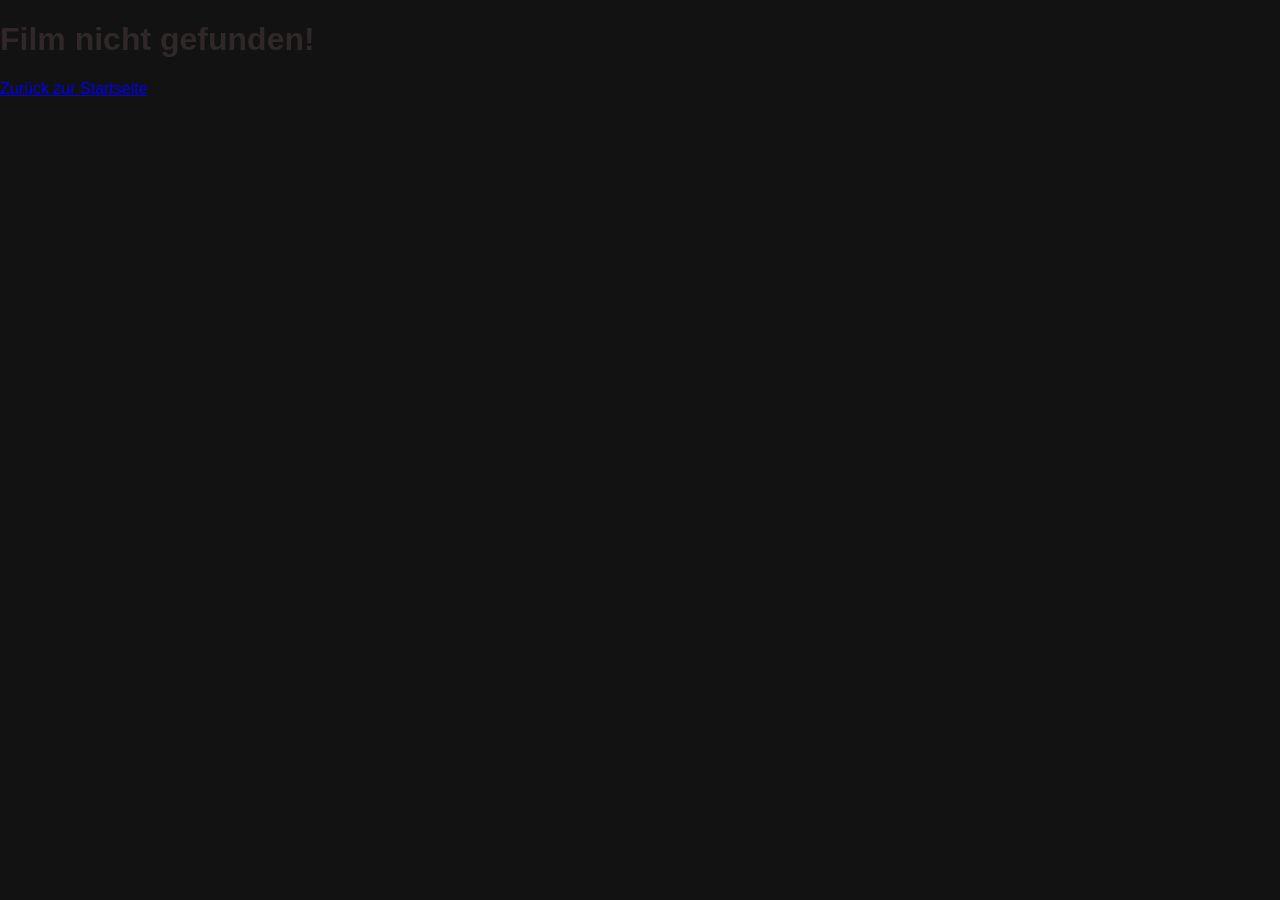
<file: movie-detail.html>
<!DOCTYPE html>
<html lang="de">
<head>
    <meta charset="UTF-8">
    <meta name="viewport" content="width=device-width, initial-scale=1.0">
    <title id="page-title">Movie Details - Baba Ecke</title>
    <link rel="stylesheet" href="movie-detail.css">
</head>
<body>
    <header>
        <div class="logo">Baba Marcos Baba Ecke - direkt ums Eck</div>
        <nav>
            <a href="https://skullbonk.netlify.app">Page mage</a>
            <a href="index.html">Streams</a>
            <a href="#">Series</a>
            <a href="mylist.html">My List & Progress</a>
        </nav>
    </header>

    <button class="back-button" onclick="history.back()">← Zurück zur Übersicht</button>
    
    <div class="movie-detail-container">
        <div class="movie-poster" id="moviePoster">
            <img id="movie-cover" src="" alt="Movie Cover" style="display: none;">
            <div id="placeholderText">Film Cover</div>
            <div class="watchlist-btn" onclick="toggleWatchlist(currentMovieId)">
                <span id="heart-btn">🤍</span>
            </div>
        </div>
        
        <div class="movie-title" id="movie-title">Film wird geladen...</div>
        
        <div class="movie-meta" id="movieInfos">
            <div class="section-title">Film Informationen</div>
            <div id="infoContent">
                <div class="info-item"><strong>Genre:</strong> <span id="movie-genre">Wird geladen...</span></div>
                <div class="info-item"><strong>Erscheinungsjahr:</strong> <span id="movie-year">Wird geladen...</span></div>
                <div class="info-item"><strong>Laufzeit:</strong> <span id="movie-duration">Wird geladen...</span></div>
                <div class="info-item"><strong>Bewertung:</strong> <span class="rating" id="movie-rating">Wird geladen...</span></div>
            </div>
        </div>
        
        <div class="movie-description" id="movieDescription">
            <div class="section-title">Beschreibung</div>
            <div id="descriptionContent">Beschreibung wird geladen...</div>
            <div class="movie-actions">
                <button id="play-btn" class="play-button">▶ Jetzt schauen</button>
            </div>
        </div>
        
        <div class="movie-player" id="moviePlayer">
            <iframe id="streamFrame" src="" allowfullscreen style="display: none;"></iframe>
            <div id="noStreamMessage" class="no-stream">Stream wird geladen...</div>
        </div>
        
        <div class="movie-kritik">
            <div class="section-title">Kritik & Bewertung</div>
            <p>Hier finden Sie professionelle Kritiken und Bewertungen zum Film. Die Analyse umfasst Aspekte wie Regie, Schauspiel, Cinematografie und Gesamteindruck.</p>
            <div id="criticContent"></div>
        </div>
        
        <div class="movie-kommentare">
            <div class="section-title">Zuschauer Kommentare</div>
            <p>Teilen Sie Ihre Meinung mit anderen Zuschauern und lesen Sie, was andere über diesen Film denken.</p>
            <div id="commentsContent">
                <div style="margin-top: 15px; padding: 10px; background: #fff; border-left: 4px solid #007bff;">
                    <strong>Benutzer123:</strong> "Großartiger Film! Sehr empfehlenswert."
                </div>
                <div style="margin-top: 10px; padding: 10px; background: #fff; border-left: 4px solid #28a745;">
                    <strong>FilmFan:</strong> "Spannend von Anfang bis Ende!"
                </div>
            </div>
        </div>
    </div>

    <script>
        let currentMovieId = null;
        let moviesData = {};

        // Lade JSON-Daten auch in der Detail-Seite
        async function loadMoviesData() {
            try {
                const response = await fetch('movies-data.json');
                moviesData = await response.json();
                console.log('Movies data loaded in detail page:', moviesData);
            } catch (error) {
                console.error('Error loading movies data:', error);
                moviesData = {};
            }
        }

        // Load movie details from localStorage and JSON
        async function loadMovieDetails() {
            // Lade zuerst die JSON-Daten
            await loadMoviesData();
            
            const movieData = JSON.parse(localStorage.getItem('currentMovie'));
            
            if (!movieData) {
                document.body.innerHTML = '<h1>Film nicht gefunden!</h1><a href="index.html">Zurück zur Startseite</a>';
                return;
            }

            currentMovieId = movieData.id;
            
            // Hole zusätzliche Daten aus JSON
            const additionalData = moviesData[currentMovieId] || {};
            console.log('Additional data for', currentMovieId, ':', additionalData);
            
            // Kombiniere localStorage Daten mit JSON Daten
            const finalMovieData = {
                ...movieData,
                genre: additionalData.genre || movieData.genre || 'Unbekannt',
                releaseDate: additionalData.year || movieData.releaseDate || 'Usadasdasdasnnt',
                duration: additionalData.duration || movieData.duration || 'Uadsasdasdaannt',
                rating: additionalData.rating || movieData.rating || 'Keine Bewertung',
                streamUrl: additionalData.streamUrl || movieData.streamUrl || ''
            };
            
            console.log('Final movie data:', finalMovieData);
            
            // Update page content
            document.getElementById('page-title').textContent = finalMovieData.title + ' - Baba Ecke';
            document.getElementById('movie-title').textContent = finalMovieData.title;

            // Film Cover setzen
            if (finalMovieData.cover) {
                const coverImg = document.getElementById('movie-cover');
                const placeholder = document.getElementById('placeholderText');
                
                coverImg.src = finalMovieData.cover;
                coverImg.style.display = 'block';
                placeholder.style.display = 'none';
                
                coverImg.onerror = function() {
                    coverImg.style.display = 'none';
                    placeholder.style.display = 'block';
                    placeholder.textContent = 'Cover nicht verfügbar';
                };
            }

            // Film Informationen setzen
            document.getElementById('movie-genre').textContent = finalMovieData.genre;
            document.getElementById('movie-year').textContent = finalMovieData.releaseDate;
            document.getElementById('movie-duration').textContent = finalMovieData.duration;
            document.getElementById('movie-rating').textContent = finalMovieData.rating;

            // Film Beschreibung setzen
            document.getElementById('descriptionContent').textContent = finalMovieData.description;

            // Video Stream setzen
            if (finalMovieData.streamUrl && finalMovieData.streamUrl !== '') {
                const streamFrame = document.getElementById('streamFrame');
                const noStreamMessage = document.getElementById('noStreamMessage');
                
                streamFrame.src = finalMovieData.streamUrl;
                streamFrame.style.display = 'block';
                noStreamMessage.style.display = 'none';
                
                streamFrame.onerror = function() {
                    streamFrame.style.display = 'none';
                    noStreamMessage.style.display = 'block';
                    noStreamMessage.textContent = 'Stream konnte nicht geladen werden.';
                };
            } else {
                document.getElementById('noStreamMessage').textContent = 'Für diesen Film ist derzeit kein Stream verfügbar.';
            }

            // Set up play button
            document.getElementById('play-btn').onclick = function() {
                if (finalMovieData.streamUrl && finalMovieData.streamUrl !== '') {
                    window.open(finalMovieData.streamUrl, '_blank');
                } else {
                    alert('Stream noch nicht verfügbar!');
                }
            };

            // Spezifische Kritiken setzen
            setCriticContent(finalMovieData.id, finalMovieData);
        }

        // Function to set specific critic content
        function setCriticContent(movieId, movie) {
            const criticContent = document.getElementById('criticContent');
            
            criticContent.innerHTML = `
                <div style="margin-top: 15px; padding: 10px; background: #fff; border-left: 4px solid #007bff;">
                    <strong>Kritiker Bewertung:</strong> "Ein ${movie.genre.toLowerCase()} mit einer Bewertung von ${movie.rating}. Weitere Kritiken folgen in Kürze."
                </div>
            `;
        }

        // Watchlist functionality
        let watchlist = JSON.parse(localStorage.getItem('watchlist')) || {};

        function toggleWatchlist(movieId) {
            const heartElement = document.getElementById('heart-btn');
            
            if (watchlist[movieId]) {
                delete watchlist[movieId];
                heartElement.textContent = '🤍';
            } else {
                watchlist[movieId] = {
                    addedAt: new Date().toISOString(),
                    addedAtFormatted: new Date().toLocaleString('de-DE')
                };
                heartElement.textContent = '❤️';
            }
            
            localStorage.setItem('watchlist', JSON.stringify(watchlist));
        }

        // Initialize page
        document.addEventListener('DOMContentLoaded', function() {
            loadMovieDetails();
            
            // Update heart icon if in watchlist
            setTimeout(() => {
                if (currentMovieId && watchlist[currentMovieId]) {
                    document.getElementById('heart-btn').textContent = '❤️';
                }
            }, 100);
        });
    </script>
</body>
</html>
</file>
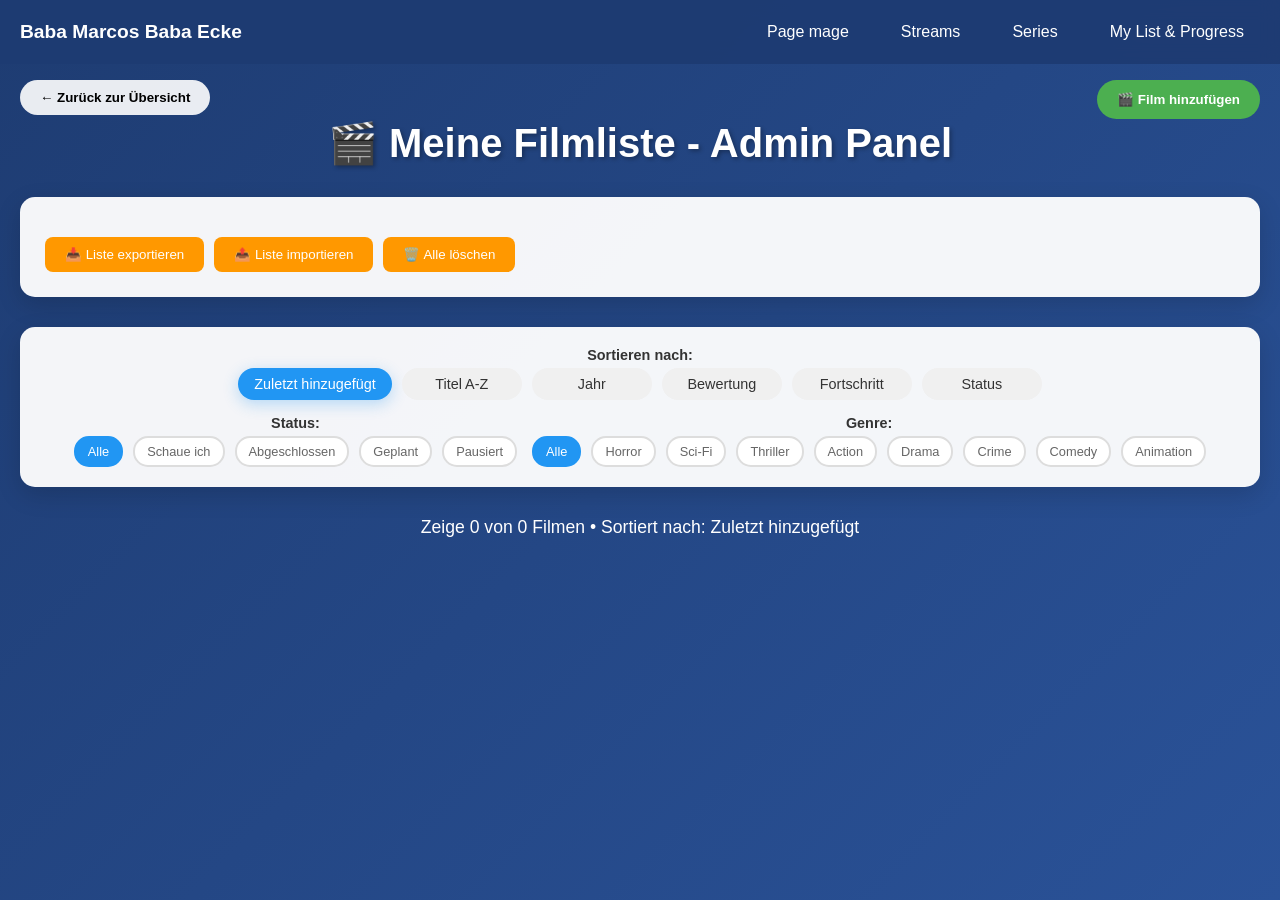
<file: mylist admin.html>
<!DOCTYPE html>
<html lang="de">
<head>
    <meta charset="UTF-8">
    <meta name="viewport" content="width=device-width, initial-scale=1.0">
    <title>Filmliste - Admin Panel</title>
    <style>
        * {
            margin: 0;
            padding: 0;
            box-sizing: border-box;
        }

        body {
            font-family: 'Arial', sans-serif;
            background: linear-gradient(135deg, #1e3c72 0%, #2a5298 100%);
            min-height: 100vh;
            padding: 20px;
            padding-top: 120px;
        }

        .container {
            max-width: 1400px;
            margin: 0 auto;
        }

        h1 {
            color: white;
            text-align: center;
            margin-bottom: 30px;
            font-size: 2.5rem;
            text-shadow: 2px 2px 4px rgba(0,0,0,0.3);
        }

        /* Admin Panel Styles */
        .admin-panel {
            background: rgba(255, 255, 255, 0.95);
            padding: 25px;
            border-radius: 15px;
            margin-bottom: 30px;
            box-shadow: 0 8px 25px rgba(0,0,0,0.15);
        }

        .admin-toggle {
            position: fixed;
            top: 80px;
            right: 20px;
            background: #4caf50;
            color: white;
            border: none;
            padding: 12px 20px;
            border-radius: 25px;
            cursor: pointer;
            font-weight: bold;
            z-index: 999;
            transition: all 0.3s;
        }

        .admin-toggle:hover {
            background: #45a049;
            transform: translateY(-2px);
        }

        .admin-form {
            display: none;
            grid-template-columns: repeat(auto-fit, minmax(250px, 1fr));
            gap: 15px;
            margin-bottom: 20px;
        }

        .admin-form.active {
            display: grid;
        }

        .form-group {
            display: flex;
            flex-direction: column;
        }

        .form-group label {
            font-weight: bold;
            margin-bottom: 5px;
            color: #333;
        }

        .form-group input,
        .form-group select {
            padding: 10px;
            border: 2px solid #ddd;
            border-radius: 8px;
            font-size: 14px;
            transition: border-color 0.3s;
        }

        .form-group input:focus,
        .form-group select:focus {
            outline: none;
            border-color: #2196f3;
        }

        .genre-checkboxes {
            display: grid;
            grid-template-columns: repeat(auto-fit, minmax(120px, 1fr));
            gap: 10px;
            margin-top: 5px;
        }

        .genre-checkbox {
            display: flex;
            align-items: center;
            gap: 5px;
        }

        .add-movie-btn {
            grid-column: 1 / -1;
            background: #2196f3;
            color: white;
            border: none;
            padding: 15px;
            border-radius: 8px;
            font-size: 16px;
            font-weight: bold;
            cursor: pointer;
            transition: background 0.3s;
        }

        .add-movie-btn:hover {
            background: #1976d2;
        }

        .export-import {
            display: flex;
            gap: 10px;
            margin-top: 15px;
            flex-wrap: wrap;
        }

        .export-btn, .import-btn {
            background: #ff9800;
            color: white;
            border: none;
            padding: 10px 20px;
            border-radius: 8px;
            cursor: pointer;
            transition: background 0.3s;
        }

        .export-btn:hover, .import-btn:hover {
            background: #f57c00;
        }

        .import-input {
            display: none;
        }

        /* Existing styles from original file */
        .sort-controls {
            background: rgba(255, 255, 255, 0.95);
            padding: 20px;
            border-radius: 15px;
            margin-bottom: 30px;
            box-shadow: 0 8px 25px rgba(0,0,0,0.15);
        }

        .sort-section {
            display: flex;
            flex-wrap: wrap;
            gap: 15px;
            align-items: center;
            justify-content: center;
        }

        .sort-group {
            display: flex;
            flex-direction: column;
            align-items: center;
            gap: 5px;
        }

        .sort-label {
            font-weight: bold;
            color: #333;
            font-size: 0.9rem;
        }

        .sort-btn {
            padding: 8px 16px;
            border: none;
            border-radius: 20px;
            background: #f0f0f0;
            color: #333;
            cursor: pointer;
            transition: all 0.3s ease;
            font-size: 0.9rem;
            min-width: 120px;
        }

        .sort-btn:hover {
            background: #e0e0e0;
            transform: translateY(-2px);
        }

        .sort-btn.active {
            background: #2196f3;
            color: white;
            box-shadow: 0 4px 15px rgba(33, 150, 243, 0.3);
        }

        .filter-group {
            display: flex;
            gap: 10px;
            flex-wrap: wrap;
        }

        .filter-btn {
            padding: 6px 12px;
            border: 2px solid #ddd;
            border-radius: 15px;
            background: white;
            color: #666;
            cursor: pointer;
            transition: all 0.3s ease;
            font-size: 0.8rem;
        }

        .filter-btn:hover {
            border-color: #2196f3;
            color: #2196f3;
        }

        .filter-btn.active {
            background: #2196f3;
            color: white;
            border-color: #2196f3;
        }

        .movie-list {
            display: grid;
            grid-template-columns: repeat(auto-fill, minmax(280px, 1fr));
            gap: 20px;
            padding: 20px 0;
        }

        .movie-card {
            background: white;
            border-radius: 15px;
            overflow: hidden;
            box-shadow: 0 8px 25px rgba(0,0,0,0.15);
            transition: all 0.5s ease;
            position: relative;
            opacity: 1;
            transform: scale(1);
        }

        .movie-card.hidden {
            opacity: 0;
            transform: scale(0.8);
            pointer-events: none;
        }

        .movie-card:hover {
            transform: translateY(-5px) scale(1.02);
            box-shadow: 0 15px 35px rgba(0,0,0,0.25);
        }

        .movie-poster {
            width: 100%;
            height: 180px;
            object-fit: cover;
            border-bottom: 3px solid #f0f0f0;
        }

        .movie-info {
            padding: 15px;
        }

        .movie-title {
            font-size: 1.1rem;
            font-weight: bold;
            color: #333;
            margin-bottom: 8px;
            line-height: 1.3;
        }

        .movie-details {
            color: #666;
            font-size: 0.8rem;
            margin-bottom: 10px;
        }

        .movie-genre {
            display: inline-block;
            background: #e3f2fd;
            color: #1976d2;
            padding: 3px 6px;
            border-radius: 10px;
            font-size: 0.7rem;
            margin-right: 4px;
            margin-bottom: 8px;
        }

        .progress-section {
            margin-top: 12px;
        }

        .progress-label {
            display: flex;
            justify-content: space-between;
            margin-bottom: 5px;
            font-size: 0.8rem;
            color: #555;
        }

        .progress-bar {
            width: 100%;
            height: 6px;
            background-color: #e0e0e0;
            border-radius: 3px;
            overflow: hidden;
        }

        .progress-fill {
            height: 100%;
            background: linear-gradient(90deg, #4caf50 0%, #8bc34a 100%);
            border-radius: 3px;
            transition: width 0.3s ease;
        }

        .status-badge {
            position: absolute;
            top: 8px;
            right: 8px;
            padding: 4px 8px;
            border-radius: 12px;
            font-size: 0.7rem;
            font-weight: bold;
            color: white;
        }

        .status-watching { background: #ff9800; }
        .status-completed { background: #4caf50; }
        .status-planned { background: #2196f3; }
        .status-paused { background: #f44336; }

        .movie-rating {
            display: flex;
            align-items: center;
            margin-top: 8px;
        }

        .stars {
            color: #ffc107;
            margin-right: 5px;
            font-size: 0.9rem;
        }

        .rating-text {
            color: #666;
            font-size: 0.8rem;
        }

        .results-info {
            text-align: center;
            color: white;
            margin-bottom: 20px;
            font-size: 1.1rem;
        }

        .added-time {
            position: absolute;
            top: 8px;
            left: 8px;
            background: rgba(0,0,0,0.7);
            color: white;
            padding: 3px 6px;
            border-radius: 8px;
            font-size: 0.6rem;
        }

        .delete-btn {
            position: absolute;
            bottom: 8px;
            right: 8px;
            background: #f44336;
            color: white;
            border: none;
            padding: 5px 8px;
            border-radius: 8px;
            cursor: pointer;
            font-size: 0.7rem;
            opacity: 0;
            transition: opacity 0.3s;
        }

        .movie-card:hover .delete-btn {
            opacity: 1;
        }

        header {
            position: fixed;
            top: 0;
            left: 0;
            right: 0;
            background: rgba(30, 60, 114, 0.95);
            backdrop-filter: blur(10px);
            z-index: 1000;
            padding: 15px 20px;
            display: flex;
            justify-content: space-between;
            align-items: center;
        }

        header .logo {
            color: white;
            font-weight: bold;
            font-size: 1.2rem;
        }

        header nav {
            display: flex;
            gap: 20px;
        }

        header nav a {
            color: white;
            text-decoration: none;
            padding: 8px 16px;
            border-radius: 20px;
            transition: background 0.3s;
        }

        header nav a:hover {
            background: rgba(255,255,255,0.2);
        }

        .back-button {
            position: fixed;
            top: 80px;
            left: 20px;
            background: rgba(255,255,255,0.9);
            border: none;
            padding: 10px 20px;
            border-radius: 25px;
            cursor: pointer;
            font-weight: bold;
            z-index: 999;
            transition: all 0.3s;
        }

        .back-button:hover {
            background: rgba(255,255,255,1);
            transform: translateY(-2px);
        }

        .notification {
            position: fixed;
            top: 50%;
            left: 50%;
            transform: translate(-50%, -50%);
            background: #4caf50;
            color: white;
            padding: 15px 25px;
            border-radius: 8px;
            z-index: 10000;
            opacity: 0;
            transition: opacity 0.3s;
        }

        .notification.show {
            opacity: 1;
        }

        .notification.error {
            background: #f44336;
        }

        @media (max-width: 768px) {
            .admin-form {
                grid-template-columns: 1fr;
            }
            
            .sort-section {
                flex-direction: column;
                gap: 20px;
            }
            
            .movie-list {
                grid-template-columns: repeat(auto-fill, minmax(250px, 1fr));
                gap: 15px;
            }
            
            h1 {
                font-size: 2rem;
            }

            header {
                flex-direction: column;
                gap: 10px;
                padding: 10px;
            }

            body {
                padding-top: 140px;
            }

            .admin-toggle {
                top: 140px;
                right: 10px;
            }
        }
    </style>
</head>
<body>
    <!-- Navigation Header -->
    <header>
        <div class="logo">Baba Marcos Baba Ecke</div>
        <nav>
            <a href="https://skullbonk.netlify.app">Page mage</a>
            <a href="index.html">Streams</a>
            <a href="#">Series</a>
            <a href="mylist_admin.html">My List & Progress</a>
        </nav>
    </header>

    <!-- Zurück Button -->
    <button class="back-button" onclick="goBack()">← Zurück zur Übersicht</button>

    <!-- Admin Toggle Button -->
    <button class="admin-toggle" onclick="toggleAdmin()">🎬 Film hinzufügen</button>

    <!-- Notification -->
    <div class="notification" id="notification"></div>

    <div class="container">
        <h1>🎬 Meine Filmliste - Admin Panel</h1>
        
        <!-- Admin Panel -->
        <div class="admin-panel">
            <form class="admin-form" id="adminForm">
                <div class="form-group">
                    <label for="movieTitle">Filmtitel *</label>
                    <input type="text" id="movieTitle" required>
                </div>

                <div class="form-group">
                    <label for="movieYear">Jahr *</label>
                    <input type="number" id="movieYear" min="1900" max="2030" required>
                </div>

                <div class="form-group">
                    <label for="movieDirector">Regisseur</label>
                    <input type="text" id="movieDirector">
                </div>

                <div class="form-group">
                    <label for="movieDuration">Länge (Min) *</label>
                    <input type="number" id="movieDuration" min="1" max="500" required>
                </div>

                <div class="form-group">
                    <label for="movieRating">Bewertung (1-10)</label>
                    <input type="number" id="movieRating" min="1" max="10" step="0.1">
                </div>

                <div class="form-group">
                    <label for="movieProgress">Fortschritt (%)</label>
                    <input type="number" id="movieProgress" min="0" max="100" value="0">
                </div>

                <div class="form-group">
                    <label for="movieStatus">Status *</label>
                    <select id="movieStatus" required>
                        <option value="planned">Geplant</option>
                        <option value="watching">Schaue ich</option>
                        <option value="paused">Pausiert</option>
                        <option value="completed">Abgeschlossen</option>
                    </select>
                </div>

                <div class="form-group">
                    <label for="moviePoster">Poster URL</label>
                    <input type="url" id="moviePoster" placeholder="https://...">
                </div>

                <div class="form-group">
                    <label>Genres *</label>
                    <div class="genre-checkboxes">
                        <div class="genre-checkbox">
                            <input type="checkbox" id="genre-action" value="action">
                            <label for="genre-action">Action</label>
                        </div>
                        <div class="genre-checkbox">
                            <input type="checkbox" id="genre-sci-fi" value="sci-fi">
                            <label for="genre-sci-fi">Sci-Fi</label>
                        </div>
                        <div class="genre-checkbox">
                            <input type="checkbox" id="genre-horror" value="horror">
                            <label for="genre-horror">Horror</label>
                        </div>
                        <div class="genre-checkbox">
                            <input type="checkbox" id="genre-thriller" value="thriller">
                            <label for="genre-thriller">Thriller</label>
                        </div>
                        <div class="genre-checkbox">
                            <input type="checkbox" id="genre-drama" value="drama">
                            <label for="genre-drama">Drama</label>
                        </div>
                        <div class="genre-checkbox">
                            <input type="checkbox" id="genre-crime" value="crime">
                            <label for="genre-crime">Crime</label>
                        </div>
                        <div class="genre-checkbox">
                            <input type="checkbox" id="genre-comedy" value="comedy">
                            <label for="genre-comedy">Comedy</label>
                        </div>
                        <div class="genre-checkbox">
                            <input type="checkbox" id="genre-animation" value="animation">
                            <label for="genre-animation">Animation</label>
                        </div>
                    </div>
                </div>

                <button type="submit" class="add-movie-btn">🎬 Film hinzufügen</button>
            </form>

            <div class="export-import">
                <button class="export-btn" onclick="exportMovies()">📥 Liste exportieren</button>
                <button class="import-btn" onclick="document.getElementById('importFile').click()">📤 Liste importieren</button>
                <input type="file" id="importFile" class="import-input" accept=".json" onchange="importMovies(event)">
                <button class="export-btn" onclick="clearAllMovies()">🗑️ Alle löschen</button>
            </div>
        </div>

        <!-- Sortier- und Filter-Controls -->
        <div class="sort-controls">
            <div class="sort-section">
                <!-- Sortierung -->
                <div class="sort-group">
                    <span class="sort-label">Sortieren nach:</span>
                    <div class="filter-group">
                        <button class="sort-btn active" data-sort="added">Zuletzt hinzugefügt</button>
                        <button class="sort-btn" data-sort="title">Titel A-Z</button>
                        <button class="sort-btn" data-sort="year">Jahr</button>
                        <button class="sort-btn" data-sort="rating">Bewertung</button>
                        <button class="sort-btn" data-sort="progress">Fortschritt</button>
                        <button class="sort-btn" data-sort="status">Status</button>
                    </div>
                </div>

                <!-- Status Filter -->
                <div class="sort-group">
                    <span class="sort-label">Status:</span>
                    <div class="filter-group">
                        <button class="filter-btn active" data-filter="all">Alle</button>
                        <button class="filter-btn" data-filter="watching">Schaue ich</button>
                        <button class="filter-btn" data-filter="completed">Abgeschlossen</button>
                        <button class="filter-btn" data-filter="planned">Geplant</button>
                        <button class="filter-btn" data-filter="paused">Pausiert</button>
                    </div>
                </div>

                <!-- Genre Filter -->
                <div class="sort-group">
                    <span class="sort-label">Genre:</span>
                    <div class="filter-group">
                        <button class="filter-btn active" data-genre="all">Alle</button>
                        <button class="filter-btn" data-genre="horror">Horror</button>
                        <button class="filter-btn" data-genre="sci-fi">Sci-Fi</button>
                        <button class="filter-btn" data-genre="thriller">Thriller</button>
                        <button class="filter-btn" data-genre="action">Action</button>
                        <button class="filter-btn" data-genre="drama">Drama</button>
                        <button class="filter-btn" data-genre="crime">Crime</button>
                        <button class="filter-btn" data-genre="comedy">Comedy</button>
                        <button class="filter-btn" data-genre="animation">Animation</button>
                    </div>
                </div>
            </div>
        </div>

        <div class="results-info" id="resultsInfo">
            Zeige alle 0 Filme
        </div>
        
        <div class="movie-list" id="movieList">
            <!-- Filme werden hier dynamisch hinzugefügt -->
        </div>
    </div>

    <script>
        class MovieManager {
            constructor() {
                this.movieList = document.getElementById('movieList');
                this.resultsInfo = document.getElementById('resultsInfo');
                this.movies = [];
                this.currentSort = 'added';
                this.currentFilter = 'all';
                this.currentGenre = 'all';
                this.nextId = 1;
                
                this.loadMovies();
                this.initEventListeners();
                this.renderMovies();
            }

            initEventListeners() {
                // Admin Form
                document.getElementById('adminForm').addEventListener('submit', (e) => {
                    e.preventDefault();
                    this.addMovie();
                });

                // Sortier-Buttons
                document.querySelectorAll('[data-sort]').forEach(btn => {
                    btn.addEventListener('click', (e) => {
                        this.setActiveButton(e.target, '[data-sort]');
                        this.currentSort = e.target.dataset.sort;
                        this.renderMovies();
                    });
                });

                // Status-Filter
                document.querySelectorAll('[data-filter]').forEach(btn => {
                    btn.addEventListener('click', (e) => {
                        this.setActiveButton(e.target, '[data-filter]');
                        this.currentFilter = e.target.dataset.filter;
                        this.renderMovies();
                    });
                });

                // Genre-Filter
                document.querySelectorAll('[data-genre]').forEach(btn => {
                    btn.addEventListener('click', (e) => {
                        this.setActiveButton(e.target, '[data-genre]');
                        this.currentGenre = e.target.dataset.genre;
                        this.renderMovies();
                    });
                });
            }

            addMovie() {
                const title = document.getElementById('movieTitle').value.trim();
                const year = parseInt(document.getElementById('movieYear').value);
                const director = document.getElementById('movieDirector').value.trim() || 'Unbekannt';
                const duration = parseInt(document.getElementById('movieDuration').value);
                const rating = parseFloat(document.getElementById('movieRating').value) || 0;
                const progress = parseInt(document.getElementById('movieProgress').value) || 0;
                const status = document.getElementById('movieStatus').value;
                const poster = document.getElementById('moviePoster').value.trim();

                // Genres sammeln
                const genres = [];
                document.querySelectorAll('.genre-checkbox input:checked').forEach(checkbox => {
                    genres.push(checkbox.value);
                });

                if (genres.length === 0) {
                    this.showNotification('Bitte mindestens ein Genre auswählen!', 'error');
                    return;
                }

                const movie = {
                    id: this.nextId++,
                    title,
                    year,
                    director,
                    duration,
                    rating,
                    progress,
                    status,
                    genres: genres.join(','),
                    poster: poster || this.generatePlaceholderImage(title),
                    added: Date.now()
                };

                this.movies.push(movie);
                this.saveMovies();
                this.renderMovies();
                this.clearForm();
                this.showNotification(`Film "${title}" wurde hinzugefügt!`);
            }

            generatePlaceholderImage(title) {
                const colors = ['4a90e2', 'e74c3c', '2ecc71', '9b59b6', 'f39c12', '1abc9c', '34495e', 'e67e22'];
                const color = colors[Math.floor(Math.random() * colors.length)];
                const encodedTitle = encodeURIComponent(title.substring(0, 20));
                return `https://via.placeholder.com/280x180/${color}/ffffff?text=${encodedTitle}`;
            }

            deleteMovie(id) {
                if (confirm('Film wirklich löschen?')) {
                    this.movies = this.movies.filter(movie => movie.id !== id);
                    this.saveMovies();
                    this.renderMovies();
                    this.showNotification('Film wurde gelöscht!');
                }
            }

            updateMovieProgress(id, newProgress) {
                const movie = this.movies.find(m => m.id === id);
                if (movie) {
                    movie.progress = newProgress;
                    if (newProgress === 100 && movie.status !== 'completed') {
                        movie.status = 'completed';
                    }
                    this.saveMovies();
                    this.renderMovies();
                }
            }

            renderMovies() {
                let filteredMovies = this.filterMovies([...this.movies]);
                let sortedMovies = this.sortMovies(filteredMovies);

                this.movieList.innerHTML = '';

                sortedMovies.forEach(movie => {
                    const movieCard = this.createMovieCard(movie);
                    this.movieList.appendChild(movieCard);
                });

                this.updateResults(sortedMovies.length);
            }

            createMovieCard(movie) {
                const div = document.createElement('div');
                div.className = 'movie-card';
                div.dataset.id = movie.id;

                const stars = this.generateStars(movie.rating);
                const statusClass = `status-${movie.status}`;
                const statusText = {
                    'watching': 'Schaue ich',
                    'completed': 'Abgeschlossen',
                    'planned': 'Geplant',
                    'paused': 'Pausiert'
                }[movie.status];

                const genres = movie.genres.split(',').map(genre => 
                    `<span class="movie-genre">${this.capitalizeFirst(genre)}</span>`
                ).join('');

                const timeAgo = this.getTimeAgo(movie.added);

                div.innerHTML = `
                    <div class="added-time">${timeAgo}</div>
                    <div class="status-badge ${statusClass}">${statusText}</div>
                    <img src="${movie.poster}" alt="${movie.title}" class="movie-poster" onerror="this.src='https://via.placeholder.com/280x180/666666/ffffff?text=Kein+Bild'">
                    <div class="movie-info">
                        <h3 class="movie-title">${movie.title}</h3>
                        <div class="movie-details">${movie.year} • ${movie.duration} Min • ${movie.director}</div>
                        ${genres}
                        
                        <div class="movie-rating">
                            <span class="stars">${stars}</span>
                            <span class="rating-text">${movie.rating}/10</span>
                        </div>
                        
                        <div class="progress-section">
                            <div class="progress-label">
                                <span>Fortschritt</span>
                                <span>${movie.progress}%</span>
                            </div>
                            <div class="progress-bar" onclick="movieManager.updateProgressFromClick(event, ${movie.id})">
                                <div class="progress-fill" style="width: ${movie.progress}%"></div>
                            </div>
                        </div>
                    </div>
                    <button class="delete-btn" onclick="movieManager.deleteMovie(${movie.id})">🗑️</button>
                `;

                return div;
            }

            updateProgressFromClick(event, movieId) {
                const progressBar = event.currentTarget;
                const rect = progressBar.getBoundingClientRect();
                const clickX = event.clientX - rect.left;
                const newProgress = Math.round((clickX / rect.width) * 100);
                this.updateMovieProgress(movieId, Math.max(0, Math.min(100, newProgress)));
            }

            generateStars(rating) {
                const fullStars = Math.floor(rating / 2);
                const hasHalfStar = (rating % 2) >= 1;
                const emptyStars= 5 - fullStars - (hasHalfStar ? 1 : 0);
                
                return '★'.repeat(fullStars) + 
                       (hasHalfStar ? '☆' : '') + 
                       '☆'.repeat(emptyStars);
            }

            capitalizeFirst(str) {
                return str.charAt(0).toUpperCase() + str.slice(1);
            }

            getTimeAgo(timestamp) {
                const now = Date.now();
                const diff = now - timestamp;
                const minutes = Math.floor(diff / (1000 * 60));
                const hours = Math.floor(diff / (1000 * 60 * 60));
                const days = Math.floor(diff / (1000 * 60 * 60 * 24));
                const weeks = Math.floor(days / 7);
                const months = Math.floor(days / 30);

                if (minutes < 60) return `${minutes} Min`;
                if (hours < 24) return `${hours} Std`;
                if (days < 7) return `${days} Tage`;
                if (weeks < 4) return `${weeks} Wochen`;
                if (months < 12) return `${months} Monate`;
                return 'Letztes Jahr';
            }

            setActiveButton(clickedBtn, selector) {
                document.querySelectorAll(selector).forEach(btn => btn.classList.remove('active'));
                clickedBtn.classList.add('active');
            }

            sortMovies(movies) {
                return movies.sort((a, b) => {
                    switch (this.currentSort) {
                        case 'added':
                            return b.added - a.added;
                        case 'title':
                            return a.title.localeCompare(b.title);
                        case 'year':
                            return b.year - a.year;
                        case 'rating':
                            return b.rating - a.rating;
                        case 'progress':
                            return b.progress - a.progress;
                        case 'status':
                            const statusOrder = { 'watching': 1, 'paused': 2, 'planned': 3, 'completed': 4 };
                            return statusOrder[a.status] - statusOrder[b.status];
                        default:
                            return 0;
                    }
                });
            }

            filterMovies(movies) {
                return movies.filter(movie => {
                    const statusMatch = this.currentFilter === 'all' || movie.status === this.currentFilter;
                    const genreMatch = this.currentGenre === 'all' || movie.genres.includes(this.currentGenre);
                    return statusMatch && genreMatch;
                });
            }

            updateResults(count) {
                const totalCount = this.movies.length;
                let text = `Zeige ${count} von ${totalCount} Filmen`;
                
                if (this.currentFilter !== 'all') {
                    const filterText = {
                        'watching': 'Schaue ich',
                        'completed': 'Abgeschlossen',
                        'planned': 'Geplant',
                        'paused': 'Pausiert'
                    };
                    text += ` • Status: ${filterText[this.currentFilter]}`;
                }
                
                if (this.currentGenre !== 'all') {
                    text += ` • Genre: ${this.capitalizeFirst(this.currentGenre)}`;
                }
                
                const sortText = {
                    'added': 'Zuletzt hinzugefügt',
                    'title': 'Titel A-Z',
                    'year': 'Jahr (neueste zuerst)',
                    'rating': 'Bewertung (höchste zuerst)',
                    'progress': 'Fortschritt (höchster zuerst)',
                    'status': 'Status'
                };
                text += ` • Sortiert nach: ${sortText[this.currentSort]}`;
                
                this.resultsInfo.textContent = text;
            }

            clearForm() {
                document.getElementById('adminForm').reset();
                document.querySelectorAll('.genre-checkbox input').forEach(checkbox => {
                    checkbox.checked = false;
                });
            }

            showNotification(message, type = 'success') {
                const notification = document.getElementById('notification');
                notification.textContent = message;
                notification.className = `notification ${type} show`;
                
                setTimeout(() => {
                    notification.classList.remove('show');
                }, 3000);
            }

            saveMovies() {
                localStorage.setItem('movieList', JSON.stringify(this.movies));
                localStorage.setItem('nextMovieId', this.nextId.toString());
            }

            loadMovies() {
    const saved = localStorage.getItem('movieList');
    const savedId = localStorage.getItem('nextMovieId');
    
    if (saved) {
        this.movies = JSON.parse(saved);
    } else {
        this.movies = []; // Leere Liste statt Beispielfilme
    }
    
    if (savedId) {
        this.nextId = parseInt(savedId);
    } else {
        this.nextId = 1; // Start bei ID 1
    }
}

// Die loadSampleMovies() Funktion kann komplett entfernt werden


            loadSampleMovies() {
                const sampleMovies = [
                    {
                        id: this.nextId++,
                        title: "Inception",
                        year: 2010,
                        director: "Christopher Nolan",
                        duration: 148,
                        rating: 8.8,
                        progress: 75,
                        status: "watching",
                        genres: "sci-fi,thriller",
                        poster: "h",
                        added: Date.now() - 86400000
                    },
                    {
                        id: this.nextId++,
                        title: "The Matrix",
                        year: 1999,
                        director: "Wachowski Sisters",
                        duration: 136,
                        rating: 8.7,
                        progress: 100,
                        status: "completed",
                        genres: "action,sci-fi",
                        poster: "",
                        added: Date.now() - 172800000
                    },
                    {
                        id: this.nextId++,
                        title: "Interstellar",
                        year: 2014,
                        director: "Christopher Nolan",
                        duration: 169,
                        rating: 8.6,
                        progress: 0,
                        status: "planned",
                        genres: "drama,sci-fi",
                        poster: "",
                        added: Date.now() - 259200000
                    }
                ];

                this.movies = sampleMovies;
                this.saveMovies();
            }

            exportMovies() {
                const dataStr = JSON.stringify(this.movies, null, 2);
                const dataBlob = new Blob([dataStr], {type: 'application/json'});
                const url = URL.createObjectURL(dataBlob);
                const link = document.createElement('a');
                link.href = url;
                link.download = `filmliste_${new Date().toISOString().split('T')[0]}.json`;
                link.click();
                URL.revokeObjectURL(url);
                this.showNotification('Liste wurde exportiert!');
            }

            importMovies(event) {
                const file = event.target.files[0];
                if (!file) return;

                const reader = new FileReader();
                reader.onload = (e) => {
                    try {
                        const importedMovies = JSON.parse(e.target.result);
                        if (Array.isArray(importedMovies)) {
                            // IDs neu zuweisen um Konflikte zu vermeiden
                            importedMovies.forEach(movie => {
                                movie.id = this.nextId++;
                                movie.added = movie.added || Date.now();
                            });
                            
                            this.movies = [...this.movies, ...importedMovies];
                            this.saveMovies();
                            this.renderMovies();
                            this.showNotification(`${importedMovies.length} Filme wurden importiert!`);
                        } else {
                            throw new Error('Ungültiges Format');
                        }
                    } catch (error) {
                        this.showNotification('Fehler beim Importieren der Datei!', 'error');
                    }
                };
                reader.readAsText(file);
                event.target.value = '';
            }

            clearAllMovies() {
                if (confirm('Wirklich ALLE Filme löschen? Diese Aktion kann nicht rückgängig gemacht werden!')) {
                    this.movies = [];
                    this.nextId = 1;
                    this.saveMovies();
                    this.renderMovies();
                    this.showNotification('Alle Filme wurden gelöscht!');
                }
            }
        }

        // Global functions
        function toggleAdmin() {
            const form = document.getElementById('adminForm');
            const button = document.querySelector('.admin-toggle');
            
            if (form.classList.contains('active')) {
                form.classList.remove('active');
                button.textContent = '🎬 Film hinzufügen';
            } else {
                form.classList.add('active');
                button.textContent = '❌ Schließen';
            }
        }

        function goBack() {
            window.history.back();
        }

        function exportMovies() {
            movieManager.exportMovies();
        }

        function importMovies(event) {
            movieManager.importMovies(event);
        }

        function clearAllMovies() {
            movieManager.clearAllMovies();
        }

        // Initialize
        let movieManager;
        document.addEventListener('DOMContentLoaded', function() {
            movieManager = new MovieManager();

            // Auto-save beim Verlassen der Seite
            window.addEventListener('beforeunload', () => {
                movieManager.saveMovies();
            });

            // Keyboard shortcuts
            document.addEventListener('keydown', (e) => {
                if (e.ctrlKey && e.key === 'n') {
                    e.preventDefault();
                    toggleAdmin();
                }
                if (e.key === 'Escape') {
                    const form = document.getElementById('adminForm');
                    if (form.classList.contains('active')) {
                        toggleAdmin();
                    }
                }
            });
        });
    </script>
</body>
</html>
</file>
<file: styles.css>
:root {
    --bg: #070a14;
    --panel: rgba(18, 23, 43, 0.68);
    --line: rgba(124, 165, 255, 0.2);
    --text: #f5f7ff;
    --muted: #a8b3cf;
    --accent: #ffba2d;
    --accent-2: #58e1ff;
    --shadow: 0 12px 30px rgba(0, 0, 0, 0.38);
}

* { box-sizing: border-box; }
html, body { margin: 0; padding: 0; }

body {
    font-family: "Space Grotesk", sans-serif;
    color: var(--text);
    background:
        radial-gradient(circle at 10% -10%, rgba(88, 225, 255, 0.2), transparent 45%),
        radial-gradient(circle at 85% 0%, rgba(255, 186, 45, 0.16), transparent 35%),
        linear-gradient(160deg, #070a14, #0b1020 55%, #090d18);
    min-height: 100vh;
    overflow-x: hidden;
}

.intro-curtain {
    position: fixed;
    inset: 0;
    z-index: 2000;
    display: grid;
    place-items: center;
    background: radial-gradient(circle at 50% 50%, rgba(255, 205, 120, 0.12), rgba(6, 8, 18, 0.98));
    transition: opacity 700ms ease, visibility 700ms ease;
}

.intro-reel {
    padding: 12px 20px;
    border: 1px solid rgba(255, 255, 255, 0.25);
    border-radius: 999px;
    letter-spacing: 0.12em;
    text-transform: uppercase;
    font-size: 0.78rem;
    color: #ffdca0;
    animation: reelPulse 1s ease-in-out infinite;
}

body.page-ready .intro-curtain {
    opacity: 0;
    visibility: hidden;
}

/* Page-exit: curtain drops back before navigation */
body.page-exit .intro-curtain {
    opacity: 1 !important;
    visibility: visible !important;
    transition: opacity 350ms ease, visibility 0ms ease;
}

.intro-curtain .intro-reel {
    transition: opacity 350ms ease;
}
body.page-exit .intro-curtain .intro-reel {
    opacity: 0;
}

@keyframes reelPulse {
    0%, 100% { transform: scale(1); opacity: 0.65; }
    50% { transform: scale(1.05); opacity: 1; }
}

.noise-layer, .scanline-layer {
    position: fixed;
    inset: 0;
    pointer-events: none;
    z-index: 1;
}

.noise-layer {
    opacity: 0.08;
    background-image: radial-gradient(rgba(255, 255, 255, 0.55) 0.7px, transparent 0.7px);
    background-size: 4px 4px;
}

.scanline-layer {
    background: repeating-linear-gradient(to bottom, rgba(255, 255, 255, 0.04) 0, rgba(255, 255, 255, 0.04) 1px, transparent 1px, transparent 3px);
    mix-blend-mode: soft-light;
}

main, .topbar, .site-footer { position: relative; z-index: 2; }

.topbar {
    position: sticky;
    top: 0;
    display: flex;
    justify-content: space-between;
    align-items: center;
    gap: 20px;
    padding: 14px clamp(14px, 3vw, 36px);
    backdrop-filter: blur(12px);
    background: rgba(8, 11, 21, 0.72);
    border-bottom: 1px solid var(--line);
}

.brand-wrap { display: flex; align-items: center; gap: 12px; }

.brand-icon {
    width: 42px;
    height: 42px;
    display: grid;
    place-items: center;
    border-radius: 10px;
    background: linear-gradient(135deg, rgba(255, 186, 45, 0.2), rgba(88, 225, 255, 0.2));
    border: 1px solid var(--line);
}

.brand-kicker { margin: 0; letter-spacing: 0.2em; color: var(--accent); font-size: 0.68rem; }
.brand-title { margin: 0; font-size: clamp(1rem, 2vw, 1.2rem); }

.topnav { display: flex; flex-wrap: wrap; gap: 8px; justify-content: flex-end; }

.topnav a {
    text-decoration: none;
    color: var(--muted);
    font-size: 0.9rem;
    padding: 8px 12px;
    border: 1px solid transparent;
    border-radius: 999px;
    transition: 180ms ease;
}

.topnav a:hover {
    color: var(--text);
    border-color: var(--line);
    background: rgba(255, 255, 255, 0.03);
}

.hero-stage, .section-block {
    width: min(1200px, 92vw);
    margin: 24px auto;
}

.hero-stage {
    display: grid;
    grid-template-columns: 1.1fr 0.9fr;
    gap: 22px;
    align-items: stretch;
}

.hero-copy, .featured-frame, .section-block {
    border: 1px solid var(--line);
    border-radius: 20px;
    background: var(--panel);
    backdrop-filter: blur(14px);
    box-shadow: var(--shadow);
}

.hero-copy {
    padding: clamp(20px, 4vw, 38px);
    position: relative;
    overflow: hidden;
}

.hero-copy::after {
    content: "NOW PLAYING";
    position: absolute;
    right: -18px;
    top: 10px;
    transform: rotate(8deg);
    color: rgba(255, 255, 255, 0.08);
    font-size: clamp(2rem, 8vw, 4.8rem);
    font-family: "Bebas Neue", sans-serif;
    letter-spacing: 0.06em;
}

.hero-eyebrow {
    margin: 0;
    color: var(--accent);
    letter-spacing: 0.2em;
    font-size: 0.78rem;
    text-transform: uppercase;
}

.hero-copy h2 {
    margin: 10px 0;
    font-family: "Bebas Neue", sans-serif;
    line-height: 0.95;
    letter-spacing: 0.02em;
    font-size: clamp(2.1rem, 6vw, 4.2rem);
}

.hero-copy p { margin: 0; max-width: 56ch; color: var(--muted); }

.hero-actions {
    margin-top: 24px;
    display: flex;
    flex-wrap: wrap;
    gap: 10px;
}

.btn {
    border-radius: 999px;
    text-decoration: none;
    display: inline-flex;
    align-items: center;
    justify-content: center;
    border: 1px solid transparent;
    padding: 11px 16px;
    font-weight: 700;
    cursor: pointer;
    transition: 200ms ease;
    font-family: inherit;
}

.btn-primary { color: #1b1a17; background: linear-gradient(135deg, var(--accent), #ffe088); }
.btn-primary:hover { transform: translateY(-2px); box-shadow: 0 10px 24px rgba(255, 186, 45, 0.33); }
.btn-ghost { color: var(--text); border-color: var(--line); background: rgba(255, 255, 255, 0.03); }

.featured-frame {
    position: relative;
    overflow: hidden;
    min-height: 320px;
}

.featured-frame img {
    width: 100%;
    height: 100%;
    object-fit: cover;
    transform: scale(1.03);
    filter: contrast(1.05) saturate(0.95);
}

.featured-overlay {
    position: absolute;
    inset: auto 0 0;
    padding: 16px;
    background: linear-gradient(180deg, transparent, rgba(8, 10, 18, 0.93));
}

.ticker {
    display: inline-block;
    padding: 4px 9px;
    border-radius: 999px;
    background: rgba(255, 186, 45, 0.2);
    color: #ffe9b3;
    font-size: 0.72rem;
    margin: 0;
}

.featured-overlay h3 { margin: 7px 0; font-size: 1.2rem; }
.featured-stats { display: flex; flex-wrap: wrap; gap: 7px; }
.featured-stats span { border: 1px solid rgba(255, 255, 255, 0.2); border-radius: 999px; padding: 4px 10px; font-size: 0.78rem; color: var(--muted); }

.section-block { padding: clamp(16px, 3vw, 24px); }
.section-head h2 { margin: 0; font-family: "Bebas Neue", sans-serif; letter-spacing: 0.05em; font-size: clamp(1.6rem, 4vw, 2.2rem); }
.section-head p { margin: 6px 0 18px; color: var(--muted); }

.stats-strip {
    display: grid;
    grid-template-columns: repeat(4, minmax(120px, 1fr));
    gap: 10px;
    margin-bottom: 14px;
}

.quick-stat {
    border: 1px solid var(--line);
    border-radius: 14px;
    padding: 12px;
    background: rgba(255, 255, 255, 0.03);
}

.quick-stat b { display: block; font-size: 1.3rem; color: var(--accent); }
.quick-stat span { color: var(--muted); font-size: 0.83rem; }

.continue-grid, .catalog-grid, .franchise-grid, .community-grid { display: grid; gap: 12px; }
.continue-grid { grid-template-columns: repeat(auto-fill, minmax(220px, 1fr)); }

.continue-card, .catalog-card, .franchise-card, .pulse-card, .roulette-result {
    border: 1px solid var(--line);
    border-radius: 14px;
    background: rgba(255, 255, 255, 0.03);
}

.continue-card { padding: 12px; }
.continue-card h3 { margin: 0; font-size: 1rem; }
.continue-card p { margin: 7px 0; color: var(--muted); font-size: 0.86rem; }

.progress-track {
    width: 100%;
    height: 8px;
    border-radius: 999px;
    background: rgba(255, 255, 255, 0.08);
    overflow: hidden;
}

.progress-fill {
    height: 100%;
    background: linear-gradient(90deg, #ffbe2d, #58e1ff);
    box-shadow: 0 0 16px rgba(88, 225, 255, 0.5);
    transition: width 320ms ease;
}

.roulette-controls {
    display: grid;
    grid-template-columns: repeat(3, minmax(130px, 1fr)) auto;
    gap: 8px;
    margin-bottom: 12px;
}

.roulette-controls select, .part-select, .part-comment, .part-rating {
    width: 100%;
    background: rgba(11, 16, 32, 0.9);
    color: var(--text);
    border: 1px solid var(--line);
    border-radius: 10px;
    padding: 10px;
    font-family: inherit;
}

.roulette-result { min-height: 120px; padding: 12px; display: grid; align-items: center; }
.roulette-result.is-loading { animation: pulse 900ms ease; }

@keyframes pulse {
    0% { box-shadow: 0 0 0 rgba(255, 186, 45, 0.5); }
    50% { box-shadow: 0 0 32px rgba(255, 186, 45, 0.5); }
    100% { box-shadow: 0 0 0 rgba(255, 186, 45, 0.05); }
}

.result-card { display: grid; grid-template-columns: 80px 1fr; gap: 12px; }
.result-card img { width: 80px; height: 110px; object-fit: cover; border-radius: 8px; }
.result-meta h4 { margin: 0; }
.result-meta p { margin: 5px 0; color: var(--muted); font-size: 0.87rem; }

.mini-actions { display: flex; flex-wrap: wrap; gap: 6px; }

.mini-actions button {
    border: 1px solid var(--line);
    background: rgba(255, 255, 255, 0.04);
    color: var(--text);
    border-radius: 999px;
    padding: 6px 10px;
    cursor: pointer;
}

.franchise-grid { grid-template-columns: repeat(auto-fill, minmax(300px, 1fr)); }

.franchise-card { padding: 12px; transition: 220ms ease; }
.franchise-card:hover { transform: translateY(-3px); border-color: rgba(255, 255, 255, 0.28); }

.franchise-head { display: flex; justify-content: space-between; align-items: center; gap: 8px; }
.franchise-head h3 { margin: 0; font-size: 1.06rem; }

.franchise-chip {
    font-size: 0.72rem;
    border: 1px solid var(--line);
    border-radius: 999px;
    padding: 4px 8px;
    color: var(--muted);
}

.franchise-progress-row {
    margin: 10px 0 12px;
    display: grid;
    grid-template-columns: 1fr auto;
    gap: 8px;
    align-items: center;
}

.franchise-progress-row span { color: var(--muted); font-size: 0.82rem; }

.parts-list { display: grid; gap: 8px; }

.part-item {
    border: 1px solid rgba(255, 255, 255, 0.13);
    border-radius: 12px;
    padding: 8px;
    background: rgba(11, 16, 32, 0.75);
}

.part-head {
    display: grid;
    grid-template-columns: 18px 1fr auto;
    align-items: center;
    gap: 8px;
    margin-bottom: 8px;
}

.part-title { font-size: 0.9rem; }
.part-head .part-community { font-size: 0.74rem; color: var(--muted); }

.part-controls {
    display: grid;
    grid-template-columns: 1fr 90px;
    gap: 8px;
}

.part-comment {
    resize: vertical;
    min-height: 36px;
    max-height: 88px;
}

.catalog-grid { grid-template-columns: repeat(auto-fill, minmax(220px, 1fr)); }

.catalog-card {
    overflow: hidden;
    transition: transform 230ms ease, border-color 230ms ease;
}

.catalog-card:hover {
    transform: translateY(-4px) scale(1.01);
    border-color: rgba(255, 255, 255, 0.32);
}

.catalog-cover { width: 100%; aspect-ratio: 2 / 2.7; object-fit: cover; }
.catalog-body { padding: 10px; }
.catalog-body h3 { margin: 0; font-size: 1.02rem; }
.catalog-desc { font-size: 0.78rem; color: var(--muted); margin: 7px 0 4px; line-height: 1.4; }

.meta-line, .rating-line, .user-line {
    display: flex;
    flex-wrap: wrap;
    gap: 6px;
    margin-top: 7px;
}

.meta-pill, .rating-pill {
    border: 1px solid var(--line);
    border-radius: 999px;
    padding: 4px 8px;
    font-size: 0.72rem;
    color: var(--muted);
}

.rating-pill strong { color: var(--text); }

.user-line select {
    background: rgba(11, 16, 32, 0.9);
    border: 1px solid var(--line);
    color: var(--text);
    border-radius: 10px;
    padding: 6px;
    font-family: inherit;
    flex: 1;
}

.card-actions {
    margin-top: 8px;
    display: flex;
    gap: 8px;
}

.card-actions button {
    flex: 1;
    border-radius: 999px;
    border: 1px solid var(--line);
    color: var(--text);
    background: rgba(255, 255, 255, 0.04);
    padding: 7px 9px;
    cursor: pointer;
}

.pulse-card { padding: 14px; }
.community-grid { grid-template-columns: repeat(auto-fill, minmax(240px, 1fr)); }
.pulse-tag { margin: 0; color: var(--accent); font-size: 0.75rem; }
.pulse-card h3 { margin: 7px 0 4px; font-size: 1.04rem; }
.pulse-card p { margin: 0; color: var(--muted); }
.pulse-card span { display: block; margin-top: 9px; color: var(--accent-2); font-size: 0.8rem; }

.franchise-lab-panel,
.community-pulse-panel {
    width: min(1200px, 92vw);
    margin: 18px auto;
}

.franchise-lab-grid {
    display: grid;
    grid-template-columns: repeat(auto-fit, minmax(240px, 1fr));
    gap: 12px;
}

.lab-card {
    position: relative;
    overflow: hidden;
    border: 1px solid var(--line);
    border-radius: 16px;
    background:
        linear-gradient(180deg, rgba(255,255,255,0.05), rgba(255,255,255,0.02)),
        rgba(255,255,255,0.03);
    padding: 16px;
    transition: transform 220ms ease, border-color 220ms ease, box-shadow 220ms ease;
}

.lab-card::before {
    content: "";
    position: absolute;
    inset: 0 0 auto 0;
    height: 2px;
    background: linear-gradient(90deg, var(--accent), rgba(88,225,255,0.8), transparent);
    opacity: 0.85;
}

.lab-card:hover {
    transform: translateY(-4px);
    border-color: rgba(255,255,255,0.28);
    box-shadow: 0 20px 40px rgba(0,0,0,0.28);
}

.lab-card-header {
    display: flex;
    justify-content: space-between;
    align-items: center;
    gap: 10px;
    margin-bottom: 10px;
}

.lab-card-header h3 {
    margin: 0;
    font-size: 1rem;
}

.lab-kicker,
.lab-chip {
    border: 1px solid rgba(255,255,255,0.14);
    border-radius: 999px;
    padding: 4px 9px;
    font-size: 0.68rem;
    color: var(--muted);
    background: rgba(255,255,255,0.04);
    letter-spacing: 0.04em;
}

.lab-copy {
    margin: 0 0 10px;
    color: var(--muted);
    font-size: 0.84rem;
    line-height: 1.5;
}

.lab-meta-row {
    display: flex;
    justify-content: space-between;
    gap: 10px;
    margin: 10px 0 12px;
    color: var(--muted);
    font-size: 0.78rem;
}

.lab-btn {
    width: 100%;
    border-radius: 999px;
    border: 1px solid rgba(255,255,255,0.14);
    background: rgba(255,255,255,0.04);
    color: var(--text);
    padding: 10px 14px;
    cursor: pointer;
    font-family: inherit;
    font-size: 0.8rem;
    font-weight: 700;
    transition: transform 180ms ease, border-color 180ms ease, background 180ms ease;
}

.lab-btn:hover {
    transform: translateY(-2px);
    border-color: rgba(255,186,45,0.35);
    background: rgba(255,186,45,0.12);
}

.pulse-card strong {
    color: var(--text);
}

.site-footer {
    width: min(1200px, 92vw);
    margin: 24px auto 34px;
    text-align: center;
    color: var(--muted);
    font-size: 0.82rem;
}

.my-controls {
    display: grid;
    gap: 12px;
}

.ctrl-group span {
    display: block;
    margin-bottom: 6px;
    color: var(--muted);
    font-size: 0.82rem;
    letter-spacing: 0.04em;
    text-transform: uppercase;
}

.ctrl-row {
    display: flex;
    flex-wrap: wrap;
    gap: 8px;
}

.ctrl-btn {
    border: 1px solid var(--line);
    background: rgba(255, 255, 255, 0.03);
    color: var(--text);
    border-radius: 999px;
    padding: 8px 12px;
    cursor: pointer;
    font-family: inherit;
    transition: 180ms ease;
}

.ctrl-btn.active,
.ctrl-btn:hover {
    background: linear-gradient(135deg, rgba(255, 186, 45, 0.2), rgba(88, 225, 255, 0.18));
    border-color: rgba(255, 255, 255, 0.28);
}

.my-franchise-grid {
    display: grid;
    gap: 12px;
    grid-template-columns: repeat(auto-fill, minmax(260px, 1fr));
}

.my-franchise-card {
    border: 1px solid var(--line);
    border-radius: 14px;
    background: rgba(255, 255, 255, 0.03);
    padding: 12px;
}

.my-franchise-head {
    display: flex;
    align-items: center;
    justify-content: space-between;
    gap: 8px;
}

.my-franchise-head h3 {
    margin: 0;
    font-size: 1rem;
}

.my-franchise-head span {
    font-size: 0.78rem;
    color: var(--muted);
}

.my-franchise-progress {
    margin: 10px 0;
    display: grid;
    grid-template-columns: 1fr auto;
    gap: 8px;
    align-items: center;
}

.my-franchise-list {
    display: flex;
    flex-wrap: wrap;
    gap: 6px;
}

.my-franchise-list button {
    border: 1px solid var(--line);
    background: rgba(255, 255, 255, 0.03);
    color: var(--text);
    border-radius: 999px;
    padding: 5px 9px;
    cursor: pointer;
    font-size: 0.76rem;
}

.mylist-grid {
    display: grid;
    gap: 12px;
    grid-template-columns: repeat(auto-fill, minmax(260px, 1fr));
}

.mylist-card {
    border: 1px solid var(--line);
    border-radius: 14px;
    overflow: hidden;
    background: rgba(255, 255, 255, 0.03);
    transition: transform 220ms ease, border-color 220ms ease, box-shadow 220ms ease;
}

.mylist-card:hover,
.mylist-card.spotlight {
    transform: translateY(-3px);
    border-color: rgba(255, 255, 255, 0.35);
    box-shadow: 0 0 22px rgba(88, 225, 255, 0.22);
}

.mylist-card-cover {
    width: 100%;
    aspect-ratio: 2 / 3;
    object-fit: cover;
}

.mylist-card-body {
    padding: 10px;
}

.mylist-card-body h3 {
    margin: 0;
    font-size: 1rem;
}

.mylist-card-body p {
    margin: 5px 0 7px;
    color: var(--muted);
    font-size: 0.8rem;
}

.mylist-tags {
    display: flex;
    flex-wrap: wrap;
    gap: 6px;
}

.mylist-tags span {
    border: 1px solid var(--line);
    border-radius: 999px;
    padding: 4px 8px;
    font-size: 0.7rem;
    color: var(--muted);
}

.mylist-rating-row {
    display: flex;
    align-items: center;
    gap: 8px;
    margin-top: 8px;
}

.mylist-rating-row strong {
    color: #ffe09a;
    font-size: 0.82rem;
}

.status-chip {
    margin-left: auto;
    border-radius: 999px;
    padding: 3px 8px;
    font-size: 0.68rem;
    border: 1px solid var(--line);
}

.status-chip.watching { color: #ffda8a; }
.status-chip.completed { color: #99ffc3; }
.status-chip.planned { color: #99d8ff; }
.status-chip.paused { color: #ff9cae; }

.mylist-progress-row {
    margin-top: 8px;
    display: grid;
    grid-template-columns: 1fr auto;
    gap: 8px;
    align-items: center;
}

.mylist-progress-row span {
    color: var(--muted);
    font-size: 0.78rem;
}

@media (max-width: 980px) {
    .hero-stage { grid-template-columns: 1fr; }
    .roulette-controls { grid-template-columns: 1fr 1fr; }
    .stats-strip { grid-template-columns: 1fr 1fr; }
}

@media (max-width: 680px) {
    .topbar { flex-direction: column; align-items: flex-start; }
    .roulette-controls { grid-template-columns: 1fr; }
    .stats-strip { grid-template-columns: 1fr; }
    .part-controls { grid-template-columns: 1fr; }
}

/* ─────────────────────────────────────────
   CINEMATIC HERO
───────────────────────────────────────── */
.cine-hero {
    position: relative;
    min-height: clamp(620px, 92vh, 900px);
    overflow: hidden;
    display: flex;
    flex-direction: column;
    align-items: stretch;
    justify-content: flex-end;
}

/* Cinematic letterbox bars */
.cine-hero::before,
.cine-hero::after {
    content: '';
    position: absolute;
    left: 0; right: 0;
    z-index: 6;
    pointer-events: none;
}
.cine-hero::before {
    top: 0;
    height: 5px;
    background: linear-gradient(90deg,
        rgba(255,186,45,0.9) 0%,
        rgba(88,225,255,0.7) 50%,
        rgba(255,186,45,0.9) 100%);
    box-shadow: 0 0 24px rgba(255,186,45,0.5);
    animation: scanBar 4s ease-in-out infinite alternate;
}
@keyframes scanBar {
    0%   { opacity: 0.6; transform: scaleX(1); }
    100% { opacity: 1;   transform: scaleX(0.98); }
}

.hero-layer-bg,
.hero-layer-mid {
    position: absolute;
    inset: -60px;
    will-change: transform;
    transition: transform 100ms linear;
}

.hero-layer-bg {
    background:
        url('https://upload.wikimedia.org/wikipedia/en/9/91/Main_characters_of_Lost.jpg') center top / 100% auto no-repeat;
    background-color: #05070c;
    filter: brightness(0.88) saturate(0.9) contrast(1.03);
    z-index: 0;
    transform-origin: center center;
}

/* Animated spotlight overlay */
.hero-layer-mid {
    background:
        radial-gradient(ellipse 60% 50% at 35% 75%, rgba(255,186,45,0.14), transparent 60%),
        radial-gradient(ellipse at 80% 15%, rgba(88,225,255,0.12), transparent 45%),
        radial-gradient(ellipse 40% 60% at 65% 60%, rgba(255,120,60,0.06), transparent 55%);
    z-index: 1;
    animation: heroGlow 8s ease-in-out infinite alternate;
}
@keyframes heroGlow {
    0%   { opacity: 0.7; }
    50%  { opacity: 1.0; }
    100% { opacity: 0.8; }
}

.hero-fog {
    position: absolute;
    bottom: 0; left: 0; right: 0;
    height: 80%;
    background: linear-gradient(180deg,
        transparent 0%,
        rgba(7,10,20,0.20) 20%,
        rgba(7,10,20,0.60) 45%,
        rgba(7,10,20,0.94) 72%,
        var(--bg) 100%);
    z-index: 2;
    pointer-events: none;
}

/* Side darkening vignette */
.hero-vignette {
    position: absolute;
    inset: 0;
    background:
        radial-gradient(ellipse 80% 100% at center, transparent 20%, rgba(0,0,0,0.7) 100%),
        linear-gradient(90deg, rgba(0,0,0,0.55) 0%, transparent 20%, transparent 80%, rgba(0,0,0,0.55) 100%);
    z-index: 2;
    pointer-events: none;
}

/* Film strip decoration */
.hero-filmstrip {
    position: absolute;
    bottom: 110px;
    left: 0; right: 0;
    height: 28px;
    z-index: 3;
    pointer-events: none;
    overflow: hidden;
    opacity: 0.12;
    background:
        repeating-linear-gradient(90deg,
            transparent 0, transparent 10px,
            rgba(255,255,255,0.9) 10px, rgba(255,255,255,0.9) 12px,
            transparent 12px, transparent 34px
        ),
        rgba(0,0,0,0.5);
    border-top: 1px solid rgba(255,255,255,0.2);
    border-bottom: 1px solid rgba(255,255,255,0.2);
}

/* Fixed edge reels move as the page scrolls, like film passing through a projector. */
.hero-film-reel {
    --film-scroll: 0px;
    position: fixed;
    top: 0;
    bottom: 0;
    width: 72px;
    z-index: 12;
    pointer-events: none;
    overflow: hidden;
    opacity: 0.86;
    filter: drop-shadow(0 0 18px rgba(0,0,0,.85));
}

.hero-film-reel-left { left: 10px; }
.hero-film-reel-right { right: 10px; }

.hero-film-reel::before {
    content: '';
    position: absolute;
    top: -96px;
    bottom: -96px;
    left: 9px;
    right: 9px;
    transform: translateY(var(--film-scroll));
    background:
        repeating-linear-gradient(180deg, transparent 0 13px, #e9e9e9 13px 25px, transparent 25px 55px),
        repeating-linear-gradient(180deg, transparent 0 13px, #e9e9e9 13px 25px, transparent 25px 55px),
        linear-gradient(90deg, #292a2d 0 12px, #111214 12px 42px, #292a2d 42px 54px);
    background-size: 8px 55px, 8px 55px, 100% 100%;
    background-position: 3px 0, calc(100% - 3px) 0, 0 0;
    background-repeat: repeat-y;
    border: 1px solid rgba(255,255,255,.13);
    box-shadow: inset 0 0 10px rgba(0,0,0,.9), 0 0 12px rgba(0,0,0,.55);
}

.hero-film-reel::after {
    content: '';
    position: absolute;
    inset: 0;
    background: repeating-linear-gradient(180deg,
        transparent 0 14px,
        rgba(0,0,0,.96) 14px 45px,
        transparent 45px 55px);
    margin: 0 21px;
    transform: translateY(var(--film-scroll));
    border-radius: 5px;
    box-shadow: inset 0 0 8px rgba(255,255,255,.05);
}

.hero-content {
    position: relative;
    z-index: 10;
    width: min(1200px, 92vw);
    margin: 0 auto;
    padding: 0 0 52px;
}

/* Entrance animation — triggered when body.page-ready */
.hero-eyebrow,
.hero-headline,
.hero-sub,
.hero-actions {
    opacity: 0;
    transform: translateY(28px);
    transition: opacity 600ms ease, transform 600ms cubic-bezier(0.25, 0.46, 0.45, 0.94);
}
body.page-ready .hero-eyebrow  { opacity: 1; transform: none; transition-delay: 100ms; }
body.page-ready .hero-headline { opacity: 1; transform: none; transition-delay: 220ms; }
body.page-ready .hero-sub      { opacity: 1; transform: none; transition-delay: 380ms; }
body.page-ready .hero-actions  { opacity: 1; transform: none; transition-delay: 500ms; }

.hero-eyebrow {
    margin: 0;
    color: var(--accent);
    letter-spacing: 0.24em;
    font-size: 0.75rem;
    text-transform: uppercase;
    display: flex;
    align-items: center;
    gap: 12px;
}
.hero-eyebrow::before {
    content: '';
    display: inline-block;
    width: 28px;
    height: 2px;
    background: var(--accent);
    box-shadow: 0 0 8px var(--accent);
}

.hero-headline {
    margin: 14px 0 16px;
    font-family: "Bebas Neue", sans-serif;
    font-size: clamp(3rem, 9vw, 6.2rem);
    line-height: 0.88;
    letter-spacing: 0.02em;
    text-shadow:
        0 4px 30px rgba(0,0,0,0.95),
        0 0 80px rgba(255,186,45,0.12);
}

.hero-sub {
    margin: 0;
    color: var(--muted);
    max-width: 50ch;
    font-size: 1.05rem;
    line-height: 1.55;
}

.hero-actions {
    margin-top: 30px;
    display: flex;
    flex-wrap: wrap;
    gap: 12px;
}

/* Loading state shown in hero */
.hero-loading {
    display: inline-flex;
    align-items: center;
    gap: 8px;
    color: var(--accent);
    font-size: 0.72rem;
    letter-spacing: 0.18em;
    text-transform: uppercase;
    animation: reelPulse 1.2s ease-in-out infinite;
}

.hero-stats-bar {
    position: relative;
    z-index: 10;
    background: rgba(7,10,20,0.82);
    backdrop-filter: blur(18px);
    border-top: 1px solid var(--line);
    padding: 18px clamp(14px, 4vw, 48px);
    display: flex;
    flex-wrap: wrap;
    gap: 24px 48px;
    justify-content: center;
    align-items: center;
}

.hero-stats-bar .quick-stat {
    border: none;
    background: none;
    padding: 0;
    text-align: center;
    border-radius: 0;
}

.hero-stats-bar .quick-stat b {
    display: block;
    font-size: 1.5rem;
    color: var(--accent);
    font-family: "Bebas Neue", sans-serif;
    letter-spacing: 0.04em;
    line-height: 1;
}

.hero-stats-bar .quick-stat span {
    display: block;
    color: var(--muted);
    font-size: 0.74rem;
    letter-spacing: 0.1em;
    text-transform: uppercase;
    margin-top: 3px;
}

/* ─────────────────────────────────────────
   CINEMA TICKER
───────────────────────────────────────── */
.cine-ticker {
    position: relative;
    z-index: 2;
    overflow: hidden;
    height: 34px;
    background: rgba(7,10,20,0.9);
    border-top: 1px solid rgba(255,186,45,0.15);
    border-bottom: 1px solid rgba(255,186,45,0.08);
    display: flex;
    align-items: center;
}

/* Fade edges */
.cine-ticker::before,
.cine-ticker::after {
    content: '';
    position: absolute;
    top: 0; bottom: 0;
    width: 80px;
    z-index: 2;
    pointer-events: none;
}
.cine-ticker::before {
    left: 0;
    background: linear-gradient(90deg, rgba(7,10,20,1), transparent);
}
.cine-ticker::after {
    right: 0;
    background: linear-gradient(-90deg, rgba(7,10,20,1), transparent);
}

.cine-ticker-track {
    display: flex;
    white-space: nowrap;
    animation: tickerScroll 40s linear infinite;
    font-family: "Bebas Neue", sans-serif;
    font-size: 0.82rem;
    letter-spacing: 0.16em;
    color: rgba(255,255,255,0.35);
    gap: 0;
    will-change: transform;
}

.cine-ticker-track span {
    padding: 0 4px;
    flex-shrink: 0;
}

@keyframes tickerScroll {
    from { transform: translateX(0); }
    to   { transform: translateX(-50%); }
}

/* ─────────────────────────────────────────
   ACCORDION SECTIONS
───────────────────────────────────────── */
.accordion-section {
    width: min(1200px, 92vw);
    margin: 14px auto;
    border: 1px solid var(--line);
    border-radius: 18px;
    background: var(--panel);
    backdrop-filter: blur(14px);
    overflow: hidden;
}

.section-toggle-btn {
    width: 100%;
    display: flex;
    justify-content: space-between;
    align-items: center;
    padding: 18px clamp(14px, 3vw, 26px);
    background: none;
    border: none;
    color: var(--text);
    cursor: pointer;
    font-family: inherit;
    font-size: 1.08rem;
    font-weight: 700;
    letter-spacing: 0.01em;
    transition: background 200ms ease;
}

.section-toggle-btn:hover {
    background: rgba(255, 255, 255, 0.03);
}

.toggle-label {
    display: flex;
    align-items: center;
    gap: 10px;
}

.toggle-icon-glyph {
    font-size: 1.1rem;
    line-height: 1;
}

.toggle-badge {
    background: rgba(255, 186, 45, 0.15);
    color: var(--accent);
    border: 1px solid rgba(255, 186, 45, 0.3);
    border-radius: 999px;
    padding: 2px 10px;
    font-size: 0.72rem;
    font-weight: 700;
}

.toggle-chevron {
    transition: transform 330ms cubic-bezier(0.25, 0.46, 0.45, 0.94);
    opacity: 0.45;
    font-size: 0.8rem;
}

.accordion-section.is-open .toggle-chevron {
    transform: rotate(180deg);
}

.section-drawer {
    max-height: 0;
    overflow: hidden;
    transition: max-height 440ms cubic-bezier(0.25, 0.46, 0.45, 0.94);
}

.drawer-inner {
    padding: 4px clamp(14px, 3vw, 26px) 28px;
}

.drawer-lead {
    color: var(--muted);
    margin: 0 0 16px;
    font-size: 0.92rem;
}

/* ─────────────────────────────────────────
   CATALOG SECTION + FILTERS
───────────────────────────────────────── */
.catalog-section {
    width: min(1200px, 92vw);
    margin: 24px auto 40px;
}

.catalog-header {
    border: 1px solid var(--line);
    border-radius: 18px;
    background: var(--panel);
    backdrop-filter: blur(14px);
    padding: clamp(16px, 3vw, 26px);
    margin-bottom: 24px;
}

.catalog-title-row {
    display: flex;
    align-items: baseline;
    gap: 14px;
    margin-bottom: 16px;
}

.catalog-title {
    margin: 0;
    font-family: "Bebas Neue", sans-serif;
    font-size: clamp(1.8rem, 4vw, 2.6rem);
    letter-spacing: 0.05em;
}

.catalog-count {
    color: var(--muted);
    font-size: 0.85rem;
}

.catalog-filter-bar {
    display: flex;
    flex-wrap: wrap;
    gap: 10px;
    align-items: center;
}

.filter-group {
    display: flex;
    flex-wrap: wrap;
    gap: 6px;
    padding-right: 14px;
    border-right: 1px solid var(--line);
}

.filter-group:last-child {
    border-right: none;
}

.filter-chip {
    border: 1px solid var(--line);
    background: rgba(255, 255, 255, 0.03);
    color: var(--muted);
    border-radius: 999px;
    padding: 6px 13px;
    cursor: pointer;
    font-family: inherit;
    font-size: 0.8rem;
    transition: 180ms ease;
}

.filter-chip:hover,
.filter-chip.active {
    background: rgba(255, 186, 45, 0.12);
    color: var(--text);
    border-color: rgba(255, 186, 45, 0.38);
}

.catalog-sort-select {
    background: rgba(11, 16, 32, 0.92);
    border: 1px solid var(--line);
    color: var(--text);
    border-radius: 10px;
    padding: 8px 12px;
    font-family: inherit;
    font-size: 0.82rem;
    cursor: pointer;
}

/* ─────────────────────────────────────────
   SHELF — Main Collection Display
───────────────────────────────────────── */

/* Host wrapper */
.catalog-shelf-host {
    display: flex;
    flex-direction: column;
    gap: 0;
}

/* One shelf group (e.g. "SAW Universe", "Horror & Schock") */
.shelf-group {
    position: relative;
    margin: 0 0 56px;
}

/* Atmospheric blurred background glow per group */
.shelf-group::before {
    content: '';
    position: absolute;
    inset: -30px;
    z-index: 0;
    background-image: var(--bg-img);
    background-size: cover;
    background-position: center 20%;
    filter: blur(80px) brightness(0.08) saturate(0.5);
    pointer-events: none;
    border-radius: 24px;
}

/* Header area above the books */
.shelf-group-inner {
    position: relative;
    z-index: 1;
    padding: 20px 28px 0;
    border: 1px solid rgba(255,255,255,0.06);
    border-bottom: none;
    border-radius: 18px 18px 0 0;
    background: linear-gradient(180deg, rgba(12,16,30,0.72) 0%, rgba(8,11,20,0.45) 100%);
}

.shelf-group-label {
    display: flex;
    align-items: baseline;
    gap: 12px;
    padding-bottom: 18px;
    border-bottom: 1px solid rgba(255,255,255,0.05);
    margin-bottom: 0;
}

.shelf-group-name {
    margin: 0;
    font-family: "Bebas Neue", sans-serif;
    font-size: clamp(1.5rem, 3vw, 2.1rem);
    letter-spacing: 0.07em;
    color: var(--text);
}

.shelf-group-name::after {
    content: '';
    display: inline-block;
    width: 0;
    margin-left: 10px;
    height: 3px;
    background: linear-gradient(90deg, var(--accent), transparent);
    vertical-align: middle;
    transition: width 400ms ease;
}

.shelf-group-meta {
    color: var(--muted);
    font-size: 0.78rem;
    margin-left: auto;
    white-space: nowrap;
}

/* ── The actual "shelf" row with perspective ── */
.shelf-stage {
    position: relative;
    z-index: 1;
    /* NO overflow:hidden — would clip the popups that float above */
    overflow: visible;
    border-left:  1px solid rgba(255,255,255,0.06);
    border-right: 1px solid rgba(255,255,255,0.06);
    background: linear-gradient(180deg, rgba(8,11,20,0.45) 0%, rgba(5,7,15,0.85) 100%);
}

/* Books track — continuous flow, no horizontal scroll */
.shelf-scroll {
    overflow: visible;
}

/* Perspective wrapper — wraps naturally, no scroll boxes */
.shelf-books {
    display: flex;
    flex-wrap: wrap;
    gap: 14px 10px;
    padding: 24px 22px 14px;
    perspective: 1400px;
    perspective-origin: 50% -20%;
    align-items: flex-end;
    position: relative;
    z-index: 2;
    width: 100%;
}

/* ── Individual cover ── */
.shelf-book {
    width: 140px;
    height: 210px;         /* 2:3 poster ratio */
    flex-shrink: 0;
    position: relative;
    cursor: pointer;
    z-index: 1;
    transform-origin: center bottom;
    transform-style: preserve-3d;
    transition:
        transform 400ms cubic-bezier(0.34, 1.36, 0.64, 1),
        z-index   0ms   400ms,
        filter    280ms ease;
    filter: brightness(0.80) saturate(0.88);
}

/* Hover: dramatic lift + forward lean */
.shelf-book.is-active,
.shelf-book:hover,
.shelf-book:focus-visible {
    transform: translateY(-60px) scale(1.28) rotateX(-5deg);
    z-index: 500;
    filter: brightness(1.10) saturate(1.15);
    transition:
        transform 400ms cubic-bezier(0.34, 1.36, 0.64, 1),
        filter    220ms ease,
        z-index   0ms   0ms;
}

/* Dim siblings when any book in the row is hovered */
.shelf-books:has(.shelf-book.is-active) .shelf-book:not(.is-active) {
    filter: brightness(0.55) saturate(0.6);
    transition: filter 220ms ease, transform 380ms cubic-bezier(0.34, 1.36, 0.64, 1);
}

/* Cover image */
.shelf-book-cover {
    width: 100%;
    height: 100%;
    object-fit: cover;
    object-position: center top;
    display: block;
    border-radius: 4px 6px 5px 4px;
    box-shadow:
        inset 4px 0 8px rgba(0,0,0,0.6),
        inset -1px 0 3px rgba(255,255,255,0.07),
        3px 0 16px rgba(0,0,0,0.55);
    transition: box-shadow 300ms ease;
}

.shelf-book.is-active .shelf-book-cover,
.shelf-book:hover .shelf-book-cover,
.shelf-book:focus-visible .shelf-book-cover {
    box-shadow:
        0 28px 70px rgba(0,0,0,0.95),
        0 0 30px rgba(255,186,45,0.22),
        0 0  8px rgba(255,255,255,0.08),
        3px 0 16px rgba(0,0,0,0.65);
}

/* Floor reflection — fades in on hover */
.shelf-book::before {
    content: '';
    position: absolute;
    bottom: -4px;
    left: 4px;
    right: 4px;
    height: 30px;
    background: inherit;
    transform: scaleY(-1);
    opacity: 0;
    filter: blur(6px);
    transition: opacity 300ms ease;
    pointer-events: none;
    z-index: -1;
}
.shelf-book.is-active::before,
.shelf-book:hover::before,
.shelf-book:focus-visible::before {
    opacity: 0.18;
}

/* Watchlist gold dot in top-right corner */
.shelf-book.in-watchlist::after {
    content: '';
    position: absolute;
    top: 5px;
    right: 5px;
    width: 8px;
    height: 8px;
    border-radius: 50%;
    background: var(--accent);
    box-shadow: 0 0 7px var(--accent), 0 0 14px rgba(255,186,45,0.4);
    z-index: 10;
    pointer-events: none;
}

/* ───────────────────────────────────────────
   SCROLL REVEAL ANIMATIONS
─────────────────────────────────────────── */

.shelf-group {
    opacity: 0;
    transform: translateY(40px);
    transition:
        opacity  600ms cubic-bezier(0.22, 1, 0.36, 1),
        transform 600ms cubic-bezier(0.22, 1, 0.36, 1);
}

.shelf-group.is-visible {
    opacity: 1;
    transform: translateY(0);
}

/* Stagger each group */
.shelf-group:nth-child(1) { transition-delay: 0ms; }
.shelf-group:nth-child(2) { transition-delay: 80ms; }
.shelf-group:nth-child(3) { transition-delay: 160ms; }
.shelf-group:nth-child(4) { transition-delay: 240ms; }
.shelf-group:nth-child(5) { transition-delay: 320ms; }
.shelf-group:nth-child(n+6) { transition-delay: 400ms; }

/* Accordion sections also reveal */
.accordion-section {
    opacity: 0;
    transform: translateY(20px);
    transition: opacity 500ms ease, transform 500ms ease;
}
.accordion-section.is-visible {
    opacity: 1;
    transform: none;
}

/* ── DVD Case Modal Overlay ── */
.dvd-overlay {
    position: fixed;
    inset: 0;
    z-index: 9999;
    display: flex;
    align-items: center;
    justify-content: center;
    padding: 20px;
    background: rgba(2, 4, 14, 0.90);
    backdrop-filter: blur(20px);
    opacity: 0;
    pointer-events: none;
    transition: opacity 400ms ease;
}

.dvd-overlay.is-open {
    opacity: 1;
    pointer-events: all;
}

/* Close button */
.dvd-close {
    position: fixed;
    top: 22px;
    right: 28px;
    width: 46px;
    height: 46px;
    border: 1px solid rgba(255,255,255,0.16);
    border-radius: 50%;
    background: rgba(255,255,255,0.05);
    color: var(--text);
    font-size: 1.1rem;
    cursor: pointer;
    display: grid;
    place-items: center;
    transition: background 200ms ease, transform 260ms cubic-bezier(0.34, 1.36, 0.64, 1);
    z-index: 10001;
    line-height: 1;
    font-family: inherit;
}
.dvd-close:hover {
    background: rgba(255,255,255,0.13);
    transform: scale(1.12) rotate(90deg);
}

/* Case outer wrapper */
.dvd-case-wrap {
    position: relative;
    display: flex;
    align-items: stretch;
    max-width: min(1060px, 96vw);
    width: 100%;
    max-height: 88vh;
    border-radius: 20px;
    overflow: hidden;
    box-shadow:
        0 100px 200px rgba(0,0,0,0.98),
        0 0 0 1px rgba(255,255,255,0.07),
        0 0 140px rgba(255,186,45,0.04);
    transform: translateY(28px) scale(0.97);
    transition: transform 480ms cubic-bezier(0.22, 1, 0.36, 1) 40ms;
}
.dvd-overlay.is-opening .dvd-case-wrap {
    transform: translateY(0) scale(1);
}

/* Cinematic blurred poster backdrop behind everything */
.dvd-case-bg {
    position: absolute;
    inset: 0;
    z-index: 0;
    background-image: var(--cover);
    background-size: cover;
    background-position: center 20%;
    filter: blur(52px) brightness(0.11) saturate(0.65);
    transform: scale(1.14);
    pointer-events: none;
}

/* Left panel — poster, slides in */
.dvd-case-front {
    position: relative;
    width: min(290px, 31vw);
    min-height: 440px;
    flex-shrink: 0;
    z-index: 2;
    overflow: hidden;
    opacity: 0;
    transform: translateX(-44px) scale(0.97);
    transition:
        opacity 540ms cubic-bezier(0.22, 1, 0.36, 1) 60ms,
        transform 540ms cubic-bezier(0.22, 1, 0.36, 1) 60ms;
}
.dvd-overlay.is-opening .dvd-case-front {
    opacity: 1;
    transform: translateX(0) scale(1);
}

.dvd-case-front-img {
    width: 100%;
    height: 100%;
    object-fit: cover;
    object-position: center top;
    display: block;
}

/* Right-edge shadow to blend into content */
.dvd-case-front::after {
    content: '';
    position: absolute;
    top: 0; right: 0; bottom: 0;
    width: 80px;
    background: linear-gradient(270deg, rgba(6,9,20,0.92) 0%, transparent 100%);
    pointer-events: none;
}

/* Bottom gradient on poster */
.dvd-case-front::before {
    content: '';
    position: absolute;
    bottom: 0; left: 0; right: 0;
    height: 80px;
    background: linear-gradient(180deg, transparent 0%, rgba(6,9,20,0.88) 100%);
    pointer-events: none;
    z-index: 1;
}

/* Spine text */
.dvd-case-spine {
    position: absolute;
    right: 0;
    top: 0; bottom: 0;
    width: 20px;
    display: flex;
    align-items: center;
    justify-content: center;
    overflow: hidden;
    z-index: 2;
}
.dvd-spine-text {
    writing-mode: vertical-rl;
    font-family: "Bebas Neue", sans-serif;
    font-size: 0.6rem;
    letter-spacing: 0.14em;
    color: rgba(255,255,255,0.18);
    white-space: nowrap;
    overflow: hidden;
    text-overflow: ellipsis;
    max-height: 220px;
}

/* Right panel — slides in from left */
.dvd-case-content {
    flex: 1;
    position: relative;
    z-index: 2;
    overflow-y: auto;
    display: flex;
    flex-direction: column;
    opacity: 0;
    transform: translateX(-18px);
    transition:
        opacity 440ms ease 230ms,
        transform 440ms cubic-bezier(0.22, 1, 0.36, 1) 230ms;
    scrollbar-width: thin;
    scrollbar-color: rgba(255,186,45,0.18) transparent;
}
.dvd-overlay.is-opening .dvd-case-content {
    opacity: 1;
    transform: translateX(0);
}

/* Hero banner at top of right panel */
.dvd-hero-banner {
    position: relative;
    height: 200px;
    flex-shrink: 0;
    overflow: hidden;
    background-image: var(--cover);
    background-size: cover;
    background-position: center 18%;
}
.dvd-hero-banner::before {
    content: '';
    position: absolute;
    inset: 0;
    background: linear-gradient(180deg,
        rgba(0,0,0,0.15) 0%,
        rgba(0,0,0,0.55) 65%,
        rgba(8,11,22,1) 100%);
    z-index: 1;
}
/* Cinematic letterbox bars */
.dvd-hero-banner::after {
    content: '';
    position: absolute;
    inset: 0;
    background:
        linear-gradient(180deg, rgba(0,0,0,0.52) 0%, transparent 16%, transparent 84%, rgba(0,0,0,0.52) 100%);
    z-index: 2;
    pointer-events: none;
}

/* NOW PLAYING label on banner */
.dvd-now-playing {
    position: absolute;
    bottom: 18px;
    left: 22px;
    z-index: 3;
    display: flex;
    align-items: center;
    gap: 8px;
    font-size: 0.66rem;
    letter-spacing: 0.24em;
    text-transform: uppercase;
    color: var(--accent);
    pointer-events: none;
}
.dvd-now-playing::before {
    content: '';
    display: inline-block;
    width: 20px;
    height: 2px;
    background: var(--accent);
    box-shadow: 0 0 8px var(--accent);
    flex-shrink: 0;
}

/* Stream button on banner */
.dvd-stream-btn {
    position: absolute;
    bottom: 14px;
    right: 20px;
    z-index: 3;
    display: flex;
    align-items: center;
    gap: 7px;
    background: rgba(255,186,45,0.13);
    border: 1px solid rgba(255,186,45,0.38);
    border-radius: 999px;
    padding: 8px 18px;
    font-size: 0.76rem;
    font-weight: 700;
    letter-spacing: 0.07em;
    color: #ffe09a;
    cursor: pointer;
    transition: background 200ms ease, transform 200ms cubic-bezier(0.34, 1.36, 0.64, 1);
    font-family: inherit;
}
.dvd-stream-btn:hover {
    background: rgba(255,186,45,0.28);
    transform: scale(1.06);
}

/* Content body below banner */
.dvd-content-body {
    flex: 1;
    background: linear-gradient(180deg, rgba(8,11,22,1) 0%, rgba(5,8,18,0.97) 100%);
    padding: 20px 24px 26px;
}
.dvd-content-body::before {
    content: '';
    display: block;
    height: 2px;
    background: linear-gradient(90deg, var(--accent) 0%, rgba(88,225,255,0.7) 55%, transparent 100%);
    margin-bottom: 18px;
    opacity: 0.65;
    border-radius: 2px;
}

/* Meta pills */
.dvd-meta-pills {
    display: flex;
    flex-wrap: wrap;
    gap: 6px;
    margin-bottom: 12px;
}
.dvd-pill {
    border: 1px solid rgba(255,255,255,0.13);
    border-radius: 999px;
    padding: 4px 11px;
    font-size: 0.71rem;
    color: var(--muted);
    background: rgba(255,255,255,0.04);
}
.dvd-pill-rating {
    background: rgba(255,186,45,0.12);
    color: #ffe09a;
    border-color: rgba(255,186,45,0.28);
    font-weight: 700;
}
.dvd-pill-wl {
    background: rgba(88,225,255,0.09);
    color: var(--accent-2);
    border-color: rgba(88,225,255,0.22);
}

/* Title */
.dvd-title {
    margin: 0 0 6px;
    font-family: "Bebas Neue", sans-serif;
    font-size: clamp(2rem, 5vw, 3.3rem);
    letter-spacing: 0.04em;
    line-height: 0.92;
    color: var(--text);
    text-shadow: 0 2px 16px rgba(0,0,0,0.9);
}

/* Stars */
.dvd-stars {
    color: var(--accent);
    font-size: 1.05rem;
    letter-spacing: 3px;
    margin-bottom: 12px;
}

/* Genre tags */
.dvd-genre-bar {
    display: flex;
    gap: 6px;
    flex-wrap: wrap;
    margin-bottom: 14px;
}
.dvd-genre-tag {
    background: rgba(88,225,255,0.06);
    border: 1px solid rgba(88,225,255,0.16);
    border-radius: 6px;
    padding: 3px 9px;
    font-size: 0.68rem;
    letter-spacing: 0.09em;
    text-transform: uppercase;
    color: var(--accent-2);
}

/* Description */
.dvd-desc {
    font-size: 0.89rem;
    color: var(--muted);
    line-height: 1.66;
    margin: 0 0 18px;
    border-left: 2px solid rgba(255,186,45,0.22);
    padding-left: 12px;
}

/* Divider */
.dvd-divider {
    height: 1px;
    background: linear-gradient(90deg, rgba(255,255,255,0.07) 0%, transparent 80%);
    margin: 14px 0 16px;
}

/* Rating row */
.dvd-user-row {
    display: flex;
    align-items: center;
    gap: 10px;
    margin-bottom: 14px;
}
.dvd-rating-label {
    font-size: 0.77rem;
    color: var(--muted);
    white-space: nowrap;
}
.dvd-rating-select {
    flex: 1;
    background: rgba(6,10,22,0.95);
    border: 1px solid rgba(255,255,255,0.11);
    color: var(--text);
    border-radius: 10px;
    padding: 8px 10px;
    font-family: inherit;
    font-size: 0.8rem;
    cursor: pointer;
}

/* Action buttons */
.dvd-actions {
    display: flex;
    gap: 8px;
    flex-wrap: wrap;
}
.dvd-btn {
    flex: 1;
    min-width: 120px;
    border-radius: 999px;
    border: 1px solid transparent;
    padding: 13px 18px;
    font-family: inherit;
    font-size: 0.85rem;
    font-weight: 700;
    cursor: pointer;
    transition: transform 200ms ease, box-shadow 200ms ease, background 200ms ease;
    letter-spacing: 0.04em;
}
.dvd-btn-primary {
    background: linear-gradient(135deg, var(--accent) 0%, #ffe088 100%);
    color: #1b1a17;
}
.dvd-btn-primary:hover {
    transform: translateY(-2px);
    box-shadow: 0 12px 30px rgba(255,186,45,0.44);
}
.dvd-btn-wl {
    background: rgba(255,255,255,0.04);
    border-color: rgba(255,255,255,0.14);
    color: var(--text);
}
.dvd-btn-wl:hover {
    background: rgba(88,225,255,0.09);
    border-color: rgba(88,225,255,0.3);
    transform: translateY(-1px);
}

/* Responsive */
@media (max-width: 600px) {
    .dvd-case-front { display: none; }
    .dvd-content-body { padding: 16px 15px 20px; }
    .dvd-hero-banner { height: 150px; }
}

/* Legacy popup class kept as no-op (no JS uses it anymore) */
.shelf-popup {
    display: none !important;
}

/* wl-pill kept for backward compatibility */
.wl-pill {
    background: rgba(255,186,45,0.12) !important;
    color: var(--accent) !important;
    border-color: rgba(255,186,45,0.3) !important;
}

/* ── Wooden shelf plank ── */
.shelf-plank {
    position: relative;
    z-index: 3;
    height: 18px;
    background:
        linear-gradient(180deg,
            #5a3a14 0%,
            #3d2610 28%,
            #2a1a09 60%,
            #1a0f04 100%);
    border-top: 2px solid rgba(255,210,120,0.22);
    border-left:  1px solid rgba(255,255,255,0.06);
    border-right: 1px solid rgba(255,255,255,0.06);
    border-bottom: 1px solid rgba(0,0,0,0.7);
    border-radius: 0 0 10px 10px;
    box-shadow:
        0  8px 28px rgba(0,0,0,0.85),
        0  2px  0   rgba(0,0,0,0.6),
        inset 0 1px 2px rgba(255,200,100,0.08);
}

/* Wood grain lines on plank */
.shelf-plank::before {
    content: '';
    position: absolute;
    inset: 0;
    background: repeating-linear-gradient(
        90deg,
        transparent,
        transparent 28px,
        rgba(0,0,0,0.12) 28px,
        rgba(0,0,0,0.12) 30px
    );
    border-radius: inherit;
}

/* Floor shadow below plank */
.shelf-plank::after {
    content: '';
    position: absolute;
    left: 5%;
    right: 5%;
    bottom: -12px;
    height: 12px;
    background: radial-gradient(ellipse at center, rgba(0,0,0,0.55) 0%, transparent 70%);
    pointer-events: none;
}

/* ── Empty state ── */
.empty-note {
    color: var(--muted);
    text-align: center;
    padding: 40px;
    font-size: 0.92rem;
    letter-spacing: 0.02em;
}

/* ─────────────────────────────────────────
   RESPONSIVE — new sections
───────────────────────────────────────── */
@media (max-width: 980px) {
    .hero-stats-bar { gap: 18px 24px; }
    .catalog-filter-bar { gap: 8px; }
    .filter-group { padding-right: 10px; }
    .shelf-book { width: 100px; height: 150px; }
    .shelf-popup { width: 215px; }
}

@media (max-width: 680px) {
    .cine-hero { min-height: 76vh; }
    .hero-headline { font-size: 2.8rem; }
    .hero-stats-bar { padding: 14px; gap: 14px; }
    .filter-group { border-right: none; }
    .shelf-book { width: 82px; height: 123px; }
    .shelf-popup { width: 200px; }
    .shelf-books { padding: 60px 14px 0; gap: 3px; }
    .shelf-group-inner { padding: 16px 16px 0; }
    .hero-film-reel { width: 44px; opacity: .62; }
    .hero-film-reel-left { left: 3px; }
    .hero-film-reel-right { right: 3px; }
    .hero-film-reel::before { left: 5px; right: 5px; background-size: 6px 55px, 6px 55px, 100% 100%; background-position: 2px 0, calc(100% - 2px) 0, 0 0; }
    .hero-film-reel::after { margin: 0 13px; }
}
</file>
<file: movie-detail.css>
body {
    font-family: Arial, sans-serif;
    margin: 0;
    padding: 0;
    box-sizing: border-box;
    background-color: #121212;
    color: #302828;
    animation: fadeIn 1.5s ease-in-out;
}

header {
    background-color: #1f1f1f;
    padding: 10px;
    display: flex;
    justify-content: space-between;
    align-items: center;
    box-shadow: 0 4px 10px rgba(0, 0, 0, 0.5);
}

header .logo {
    font-size: 1.5rem;
    font-weight: bold;
    color: #f4c10f;
}

header nav {
    display: flex;
    gap: 10px;
}

header nav a {
    color: #272424;
    text-decoration: none;
    font-size: 0.9rem;
    transition: color 0.3s ease;
}

header nav a:hover {
    color: #f4c10f;
}

.movie-detail-container {
    display: grid;
    grid-template-areas:
        "cover name"
        "cover infos"
        "cover beschreibung"
        "player player"
        "kritik kommentare";
    grid-template-columns: 1fr 2fr;
    grid-template-rows: auto auto auto auto auto;
    gap: 20px;
    width: 90%;
    max-width: 1200px;
    background: #201f1f;
    padding: 20px;
    border-radius: 10px;
    box-shadow: 0 4px 10px rgba(0, 0, 0, 0.1);
    animation: slideIn 1.2s ease-out;
    margin: 20px auto;
}

.back-button {
    position: fixed;
    top: 20px;
    left: 20px;
    background: #007bff;
    color: rgb(0, 0, 0);
    border: none;
    padding: 10px 20px;
    border-radius: 5px;
    cursor: pointer;
    font-size: 14px;
    z-index: 1000;
    transition: background 0.3s ease;
}

.back-button:hover {
    background: #0056b3;
}

.movie-poster {
    grid-area: cover;
    background-color: #000000;
    display: flex;
    align-items: center;
    justify-content: center;
    border-radius: 8px;
    min-height: 300px;
    transition: transform 0.3s ease, box-shadow 0.3s ease;
    overflow: hidden;
    position: relative;
}

.movie-poster img {
    width: 100%;
    height: 100%;
    object-fit: cover;
    border-radius: 8px;
}

.movie-poster:hover {
    transform: scale(1.05);
    box-shadow: 0 8px 20px rgba(0, 0, 0, 0.2);
}

.movie-title {
    grid-area: name;
    font-size: 1.8rem;
    font-weight: bold;
    text-align: left;
    animation: fadeInText 1.5s ease-in-out;
    color: #333;
}

.movie-meta {
    grid-area: infos;
    background-color: #242020;
    padding: 15px;
    border-radius: 8px;
    box-shadow: inset 0 2px 4px rgba(0, 0, 0, 0.05);
    transition: transform 0.3s ease, background-color 0.3s ease;
    font-size: 0.9rem;
}

.movie-meta:hover {
    background-color: #2f4052;
    transform: translateY(-5px);
}

.movie-description {
    grid-area: beschreibung;
    background-color: #332d2d;
    padding: 15px;
    border-radius: 8px;
    box-shadow: inset 0 2px 4px rgba(0, 0, 0, 0.05);
    transition: transform 0.3s ease, background-color 0.3s ease;
    font-size: 1rem;
    line-height: 1.6;
}

.movie-description:hover {
    background-color: #243444;
    transform: translateY(-5px);
}

.movie-player {
    grid-area: player;
    background-color: #000;
    border-radius: 8px;
    overflow: hidden;
    min-height: 400px;
    display: flex;
    align-items: center;
    justify-content: center;
    position: relative;
}

.movie-player iframe {
    width: 100%;
    height: 400px;
    border: none;
    border-radius: 8px;
}

.no-stream {
    color: rgb(43, 41, 41);
    font-size: 1.2rem;
    text-align: center;
}

.movie-kritik {
    grid-area: kritik;
    background-color: #3b3838;
    padding: 15px;
    border-radius: 8px;
    box-shadow: inset 0 2px 4px rgba(0, 0, 0, 0.05);
    transition: transform 0.3s ease, background-color 0.3s ease;
    font-size: 0.9rem;
    min-height: 200px;
}

.movie-kritik:hover {
    background-color: #151516;
    transform: translateY(-5px);
}

.movie-kommentare {
    grid-area: kommentare;
    background-color: #363333;
    padding: 15px;
    border-radius: 8px;
    box-shadow: inset 0 2px 4px rgba(0, 0, 0, 0.05);
    transition: transform 0.3s ease, background-color 0.3s ease;
    font-size: 0.9rem;
    min-height: 200px;
}

.movie-kommentare:hover {
    background-color: #1d2a36;
    transform: translateY(-5px);
}

.section-title {
    font-weight: bold;
    margin-bottom: 10px;
    color: #007bff;
    font-size: 1.1rem;
}

.info-item {
    margin-bottom: 5px;
}

.rating {
    color: #ff6b35;
    font-weight: bold;
}

.play-button {
    background: #28a745;
    color: white;
    border: none;
    padding: 12px 24px;
    border-radius: 5px;
    cursor: pointer;
    font-size: 16px;
    margin-right: 10px;
    transition: background 0.3s ease;
}

.play-button:hover {
    background: #218838;
}

.movie-actions {
    margin-top: 15px;
}

@keyframes slideIn {
    from {
        transform: translateY(-50px);
        opacity: 0;
    }
    to {
        transform: translateY(0);
        opacity: 1;
    }
}

@keyframes fadeInText {
    from {
        opacity: 0;
        transform: translateY(20px);
    }
    to {
        opacity: 1;
        transform: translateY(0);
    }
}

@media (max-width: 768px) {
    .movie-detail-container {
        grid-template-areas:
            "cover"
            "name"
            "infos"
            "beschreibung"
            "player"
            "kritik"
            "kommentare";
        grid-template-columns: 1fr;
        width: 95%;
        padding: 15px;
    }

    .back-button {
        position: relative;
        margin-bottom: 20px;
    }

    .movie-title {
        font-size: 1.5rem;
    }
}
</file>
